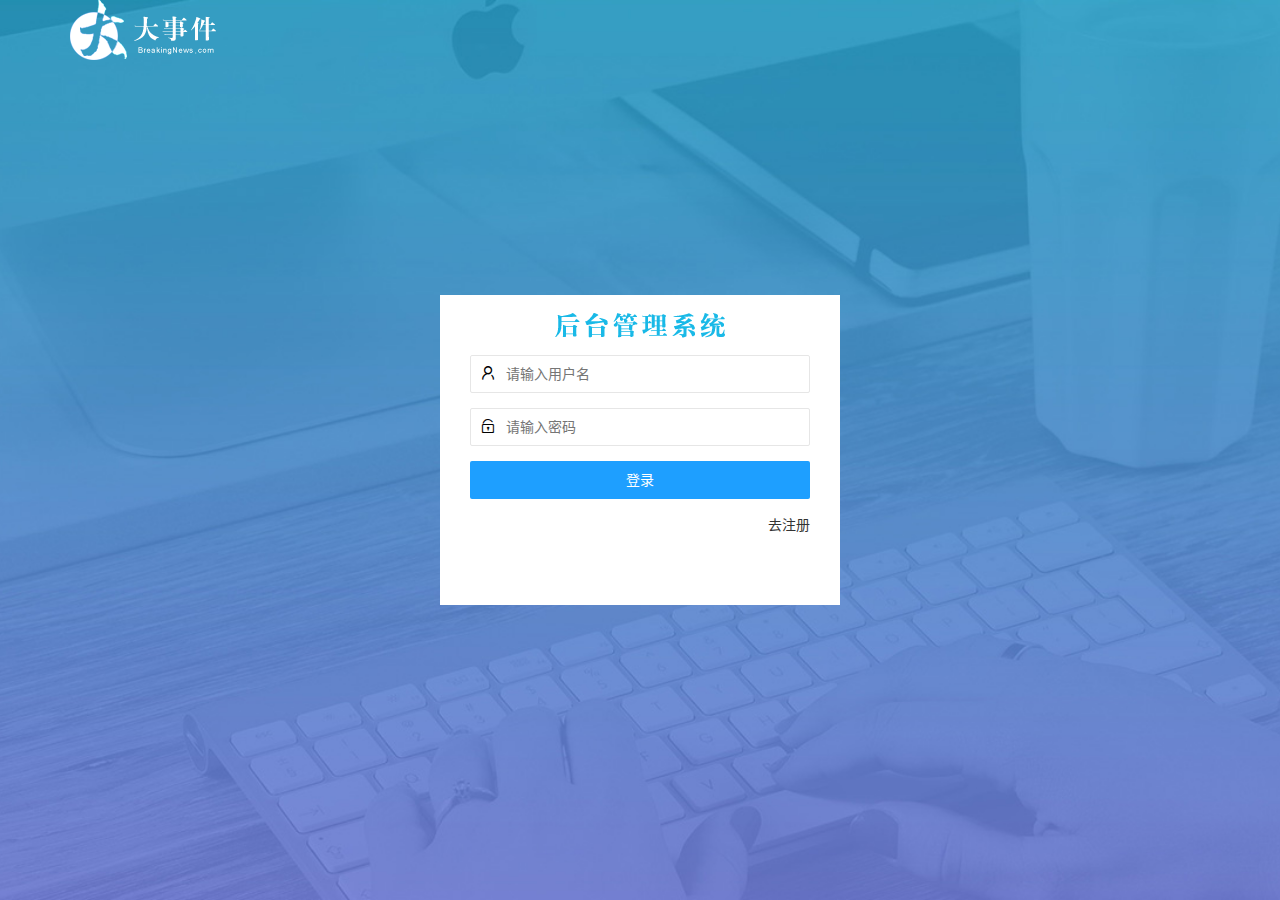
<file: login.html>
<!DOCTYPE html>
<html lang="zh-CN">

<head>
    <meta charset="UTF-8">
    <meta name="viewport"
        content="width=device-width, user-scalable=no, initial-scale=1.0, maximum-scale=1.0, minimum-scale=1.0">
    <meta http-equiv="X-UA-Compatible" content="ie=edge">
    <title>登录页面</title>
    <!-- 引入layui的样式 -->
    <link rel="stylesheet" href="/assets/lib/layui/css/layui.css">
    <!-- 引入自己的样式 -->
    <link rel="stylesheet" href="/assets/css/login.css">
</head>

<body>
    <!-- 头部logo区域 -->
    <div class="layui-main">
        <img src="/assets/images/logo.png" alt="" />
    </div>

    <!-- 登录注册区域 -->
    <div class="loginAndRegBox">
        <div class="title-box"></div>


        <!-- 登录的div -->
        <div class="login-box">
            <!-- 登录的表单 -->
            <form class="layui-form" id="formLogin">
                <div class="layui-form-item">
                    <i class="layui-icon layui-icon-username"></i>
                    <input type="text" name="username" required lay-verify="required|username" placeholder="请输入用户名"
                        autocomplete="off" class="layui-input" id="usernameLogin">
                </div>
                <div class="layui-form-item">
                    <i class="layui-icon layui-icon-password"></i>
                    <input type="password" name="password" required lay-verify="required|pass" placeholder="请输入密码"
                        autocomplete="off" class="layui-input" id="pwdInputLogin">
                </div>
                <div class="layui-form-item">
                    <button class="layui-btn layui-btn-fluid layui-btn-normal" lay-submit>登录</button>
                </div>
                <div class="layui-form-item links">
                    <!-- 去注册按钮 -->
                    <a href="javascript:;" id="link_reg">去注册</a>
                </div>

            </form>


        </div>


        <!-- 注册的div -->
        <div class="reg-box">
            <!-- 注册的表单 -->
            <form class="layui-form" id="formReg">
                <div class="layui-form-item">
                    <i class="layui-icon layui-icon-username"></i>
                    <input type="text" name="username" required lay-verify="required|username" placeholder="请输入用户名"
                        autocomplete="off" class="layui-input" id="usernameReg">
                </div>
                <div class="layui-form-item">
                    <i class="layui-icon layui-icon-password"></i>
                    <input type="password" name="password" required lay-verify="required|pass" placeholder="请输入密码"
                        autocomplete="off" class="layui-input" id="pwdInputReg">
                </div>
                <div class="layui-form-item">
                    <i class="layui-icon layui-icon-password"></i>
                    <input type="password" name="password" required lay-verify="required|pass|repass" placeholder="再次确认密码"
                        autocomplete="off" class="layui-input">
                </div>
                <div class="layui-form-item">
                    <button class="layui-btn layui-btn-fluid layui-btn-normal" lay-submit >注册</button>
                </div>
                <div class="layui-form-item links">
                    <!-- 去登录按钮 -->
                    <a href="javascript:;" id="link_login">去登录</a>
                </div>
            </form>


        </div>
    </div>






    <!-- 引入jquery -->
    <script src="/assets/lib/jquery.js"></script>
    <!-- 引入baseAPI.js -->
    <script src="/assets/js/baseAPI.js"></script>
    <!-- 引入layui的js -->
    <script src="/assets/lib/layui/layui.all.js"></script>
    <!-- 引入自己的js -->
    <script src="/assets/js/login.js"></script>
    <!--  -->
</body>

</html>
</file>
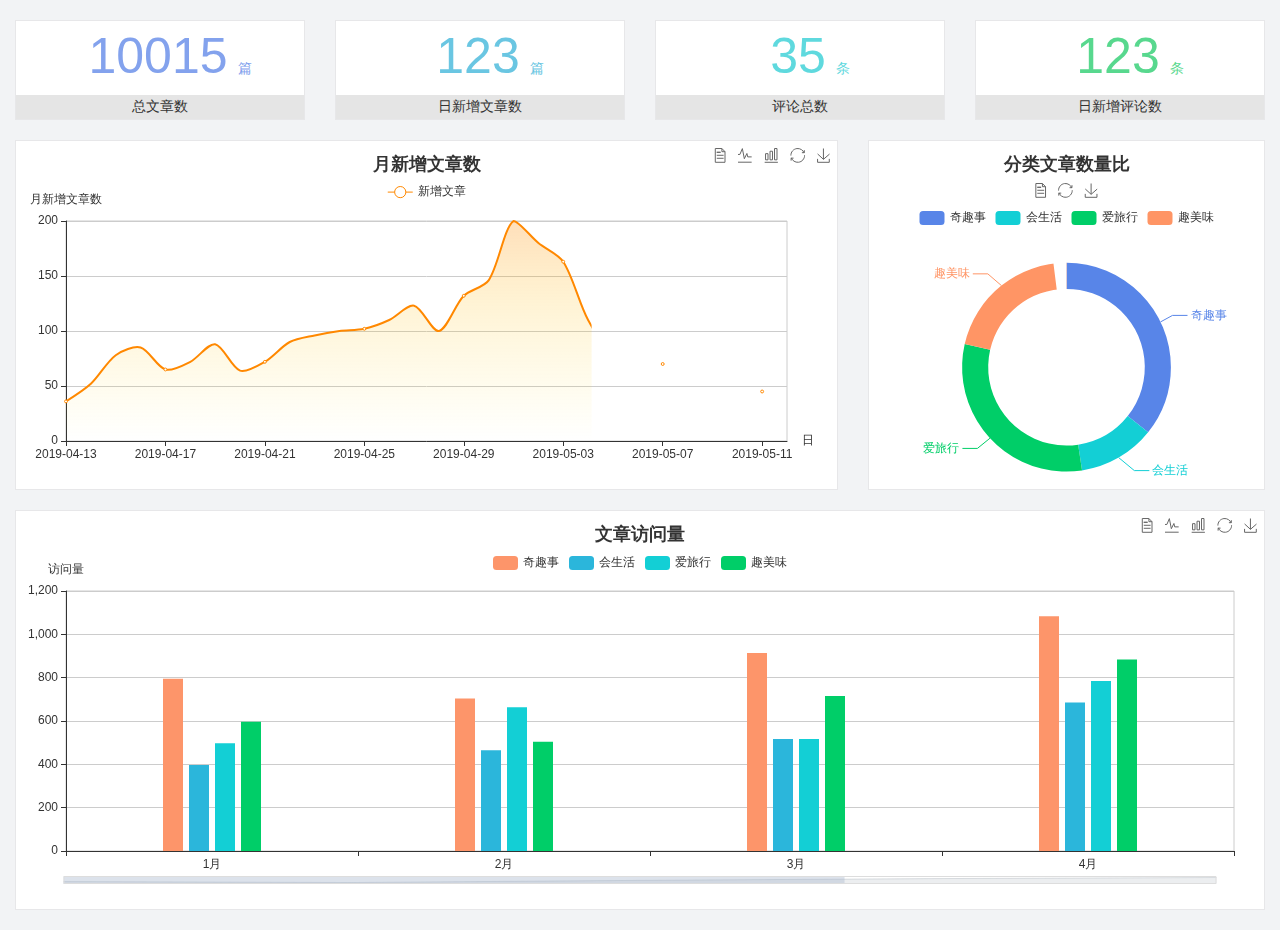
<file: home/dashboard.html>
<!DOCTYPE html>
<html lang="en">

<head>
  <meta charset="UTF-8">
  <meta name="viewport" content="width=device-width, initial-scale=1.0">
  <meta http-equiv="X-UA-Compatible" content="ie=edge">
  <title>图表统计</title>
  <link rel="stylesheet" href="../../assets/lib/bootstrap.css" />
  <link rel="stylesheet" href="../../assets/lib/main.css" />
  <script src="../../assets/lib/jquery.js"></script>
  <script type="text/javascript" src="../../assets/lib/echarts.min.js"></script>
</head>

<body>
  <div class="container-fluid">
    <div class="row spannel_list">
      <div class="col-sm-3 col-xs-6">
        <div class="spannel">
          <em>10015</em><span>篇</span>
          <b>总文章数</b>
        </div>
      </div>
      <div class="col-sm-3 col-xs-6">
        <div class="spannel scolor01">
          <em>123</em><span>篇</span>
          <b>日新增文章数</b>
        </div>
      </div>
      <div class="col-sm-3 col-xs-6">
        <div class="spannel scolor02">
          <em>35</em><span>条</span>
          <b>评论总数</b>
        </div>
      </div>
      <div class="col-sm-3 col-xs-6">
        <div class="spannel scolor03">
          <em>123</em><span>条</span>
          <b>日新增评论数</b>
        </div>
      </div>
    </div>
  </div>

  <div class="container-fluid">
    <div class="row curve-pie">
      <div class="col-lg-8 col-md-8">
        <div class="gragh_pannel" id="curve_show"></div>
      </div>
      <div class="col-lg-4 col-md-4">
        <div class="gragh_pannel" id="pie_show"></div>
      </div>
    </div>
  </div>

  <div class="container-fluid">
    <div class="column_pannel" id="column_show"></div>
  </div>

  <script>
    var oChart = echarts.init(document.getElementById('curve_show'));
    var aList_all = [
      { 'count': 36, 'date': '2019-04-13' },
      { 'count': 52, 'date': '2019-04-14' },
      { 'count': 78, 'date': '2019-04-15' },
      { 'count': 85, 'date': '2019-04-16' },
      { 'count': 65, 'date': '2019-04-17' },
      { 'count': 72, 'date': '2019-04-18' },
      { 'count': 88, 'date': '2019-04-19' },
      { 'count': 64, 'date': '2019-04-20' },
      { 'count': 72, 'date': '2019-04-21' },
      { 'count': 90, 'date': '2019-04-22' },
      { 'count': 96, 'date': '2019-04-23' },
      { 'count': 100, 'date': '2019-04-24' },
      { 'count': 102, 'date': '2019-04-25' },
      { 'count': 110, 'date': '2019-04-26' },
      { 'count': 123, 'date': '2019-04-27' },
      { 'count': 100, 'date': '2019-04-28' },
      { 'count': 132, 'date': '2019-04-29' },
      { 'count': 146, 'date': '2019-04-30' },
      { 'count': 200, 'date': '2019-05-01' },
      { 'count': 180, 'date': '2019-05-02' },
      { 'count': 163, 'date': '2019-05-03' },
      { 'count': 110, 'date': '2019-05-04' },
      { 'count': 80, 'date': '2019-05-05' },
      { 'count': 82, 'date': '2019-05-06' },
      { 'count': 70, 'date': '2019-05-07' },
      { 'count': 65, 'date': '2019-05-08' },
      { 'count': 54, 'date': '2019-05-09' },
      { 'count': 40, 'date': '2019-05-10' },
      { 'count': 45, 'date': '2019-05-11' },
      { 'count': 38, 'date': '2019-05-12' },
    ];

    let aCount = [];
    let aDate = [];

    for (var i = 0; i < aList_all.length; i++) {
      aCount.push(aList_all[i].count);
      aDate.push(aList_all[i].date);
    }

    var chartopt = {
      title: {
        text: '月新增文章数',
        left: 'center',
        top: '10'
      },
      tooltip: {
        trigger: 'axis'
      },
      legend: {
        data: ['新增文章'],
        top: '40'
      },
      toolbox: {
        show: true,
        feature: {
          mark: { show: true },
          dataView: { show: true, readOnly: false },
          magicType: { show: true, type: ['line', 'bar'] },
          restore: { show: true },
          saveAsImage: { show: true }
        }
      },
      calculable: true,
      xAxis: [
        {
          name: '日',
          type: 'category',
          boundaryGap: false,
          data: aDate
        }
      ],
      yAxis: [
        {
          name: '月新增文章数',
          type: 'value'
        }
      ],
      series: [
        {
          name: '新增文章',
          type: 'line',
          smooth: true,
          itemStyle: { normal: { areaStyle: { type: 'default' }, color: '#f80' }, lineStyle: { color: '#f80' } },
          data: aCount
        }],
      areaStyle: {
        normal: {
          color: new echarts.graphic.LinearGradient(0, 0, 0, 1, [{
            offset: 0,
            color: 'rgba(255,136,0,0.39)'
          }, {
            offset: .34,
            color: 'rgba(255,180,0,0.25)'
          }, {
            offset: 1,
            color: 'rgba(255,222,0,0.00)'
          }])

        }
      },
      grid: {
        show: true,
        x: 50,
        x2: 50,
        y: 80,
        height: 220
      }
    };

    oChart.setOption(chartopt);


    var oPie = echarts.init(document.getElementById('pie_show'));
    var oPieopt =
    {
      title: {
        top: 10,
        text: '分类文章数量比',
        x: 'center'
      },
      tooltip: {
        trigger: 'item',
        formatter: "{a} <br/>{b} : {c} ({d}%)"
      },
      color: ['#5885e8', '#13cfd5', '#00ce68', '#ff9565'],
      legend: {
        x: 'center',
        top: 65,
        data: ['奇趣事', '会生活', '爱旅行', '趣美味']
      },
      toolbox: {
        show: true,
        x: 'center',
        top: 35,
        feature: {
          mark: { show: true },
          dataView: { show: true, readOnly: false },
          magicType: {
            show: true,
            type: ['pie', 'funnel'],
            option: {
              funnel: {
                x: '25%',
                width: '50%',
                funnelAlign: 'left',
                max: 1548
              }
            }
          },
          restore: { show: true },
          saveAsImage: { show: true }
        }
      },
      calculable: true,
      series: [
        {
          name: '访问来源',
          type: 'pie',
          radius: ['45%', '60%'],
          center: ['50%', '65%'],
          data: [
            { value: 300, name: '奇趣事' },
            { value: 100, name: '会生活' },
            { value: 260, name: '爱旅行' },
            { value: 180, name: '趣美味' }
          ]
        }
      ]
    };
    oPie.setOption(oPieopt);



    var oColumn = this.echarts.init(document.getElementById('column_show'));
    var oColumnopt =
    {
      title: {
        text: '文章访问量',
        left: 'center',
        top: '10'
      },
      tooltip: {
        trigger: 'axis'
      },
      legend: {
        data: ['奇趣事', '会生活', '爱旅行', '趣美味'],
        top: '40'
      },
      toolbox: {
        show: true,
        feature: {
          mark: { show: true },
          dataView: { show: true, readOnly: false },
          magicType: { show: true, type: ['line', 'bar'] },
          restore: { show: true },
          saveAsImage: { show: true }
        }
      },
      calculable: true,
      xAxis: [
        {
          type: 'category',
          data: ['1月', '2月', '3月', '4月', '5月']
        }
      ],
      yAxis: [
        {
          name: '访问量',
          type: 'value'
        }
      ],
      series: [
        {
          name: '奇趣事',
          type: 'bar',
          barWidth: 20,
          itemStyle: {
            normal: { areaStyle: { type: 'default' }, color: '#fd956a' }
          },
          data: [800, 708, 920, 1090, 1200]
        },
        {
          name: '会生活',
          type: 'bar',
          barWidth: 20,
          itemStyle: {
            normal: { areaStyle: { type: 'default' }, color: '#2bb6db' }
          },
          data: [400, 468, 520, 690, 800]
        },
        {
          name: '爱旅行',
          type: 'bar',
          barWidth: 20,
          itemStyle: {
            normal: { areaStyle: { type: 'default' }, color: '#13cfd5' }
          },
          data: [500, 668, 520, 790, 900]
        },
        {
          name: '趣美味',
          type: 'bar',
          barWidth: 20,
          itemStyle: {
            normal: { areaStyle: { type: 'default' }, color: '#00ce68' }
          },
          data: [600, 508, 720, 890, 1000]
        }
      ],
      grid: {
        show: true,
        x: 50,
        x2: 30,
        y: 80,
        height: 260
      },
      dataZoom: [//给x轴设置滚动条
        {
          start: 0,//默认为0
          end: 100 - 1000 / 31,//默认为100
          type: 'slider',
          show: true,
          xAxisIndex: [0],
          handleSize: 0,//滑动条的 左右2个滑动条的大小
          height: 8,//组件高度
          left: 45, //左边的距离
          right: 50,//右边的距离
          bottom: 26,//右边的距离
          handleColor: '#ddd',//h滑动图标的颜色
          handleStyle: {
            borderColor: "#cacaca",
            borderWidth: "1",
            shadowBlur: 2,
            background: "#ddd",
            shadowColor: "#ddd",
          }
        }]
    };
    oColumn.setOption(oColumnopt);
  </script>
</body>

</html>
</file>
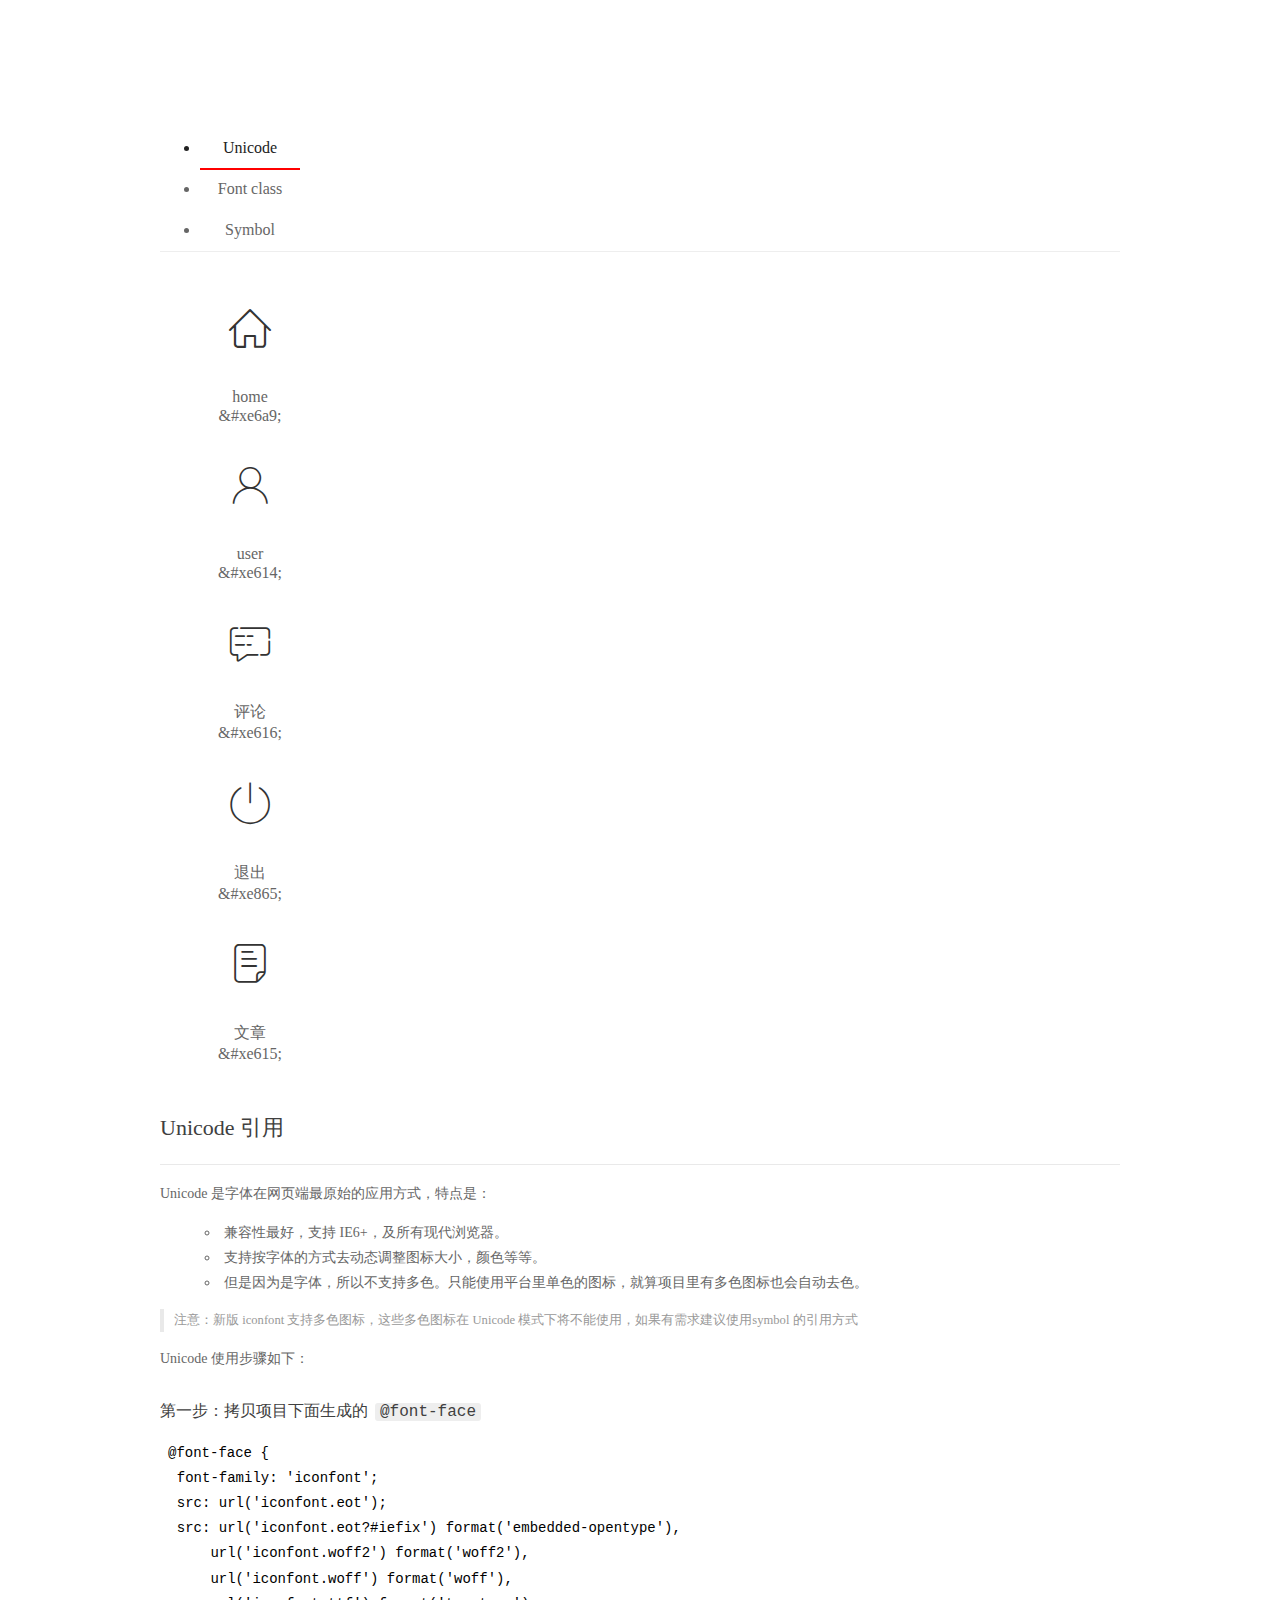
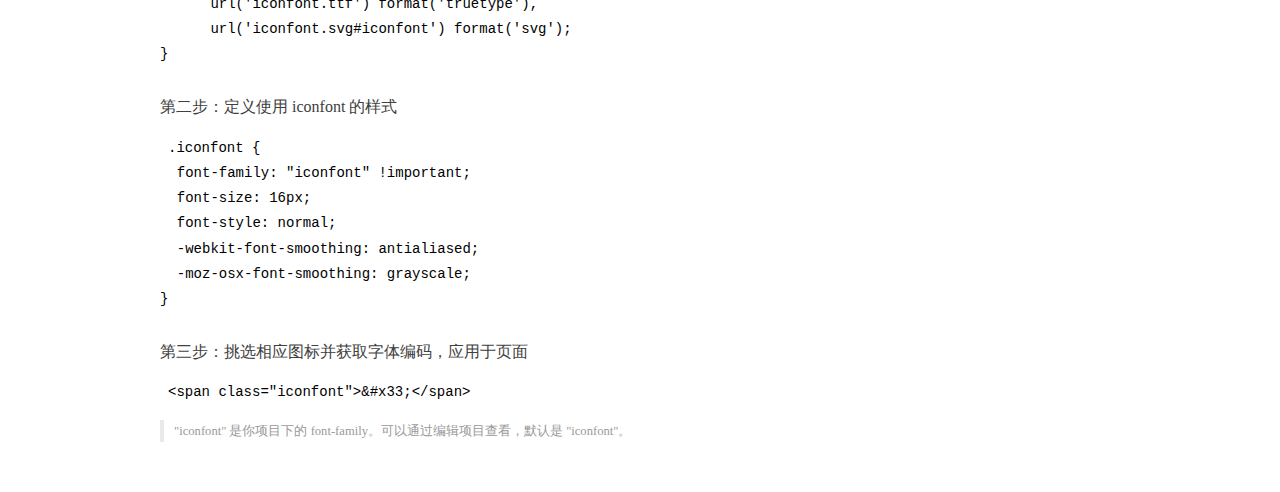
<file: assets/fonts/demo_index.html>
<!DOCTYPE html>
<html>
<head>
  <meta charset="utf-8"/>
  <title>IconFont Demo</title>
  <link rel="shortcut icon" href="https://gtms04.alicdn.com/tps/i4/TB1_oz6GVXXXXaFXpXXJDFnIXXX-64-64.ico" type="image/x-icon"/>
  <link rel="stylesheet" href="https://g.alicdn.com/thx/cube/1.3.2/cube.min.css">
  <link rel="stylesheet" href="demo.css">
  <link rel="stylesheet" href="iconfont.css">
  <script src="iconfont.js"></script>
  <!-- jQuery -->
  <script src="https://a1.alicdn.com/oss/uploads/2018/12/26/7bfddb60-08e8-11e9-9b04-53e73bb6408b.js"></script>
  <!-- 代码高亮 -->
  <script src="https://a1.alicdn.com/oss/uploads/2018/12/26/a3f714d0-08e6-11e9-8a15-ebf944d7534c.js"></script>
</head>
<body>
  <div class="main">
    <h1 class="logo"><a href="https://www.iconfont.cn/" title="iconfont 首页" target="_blank">&#xe86b;</a></h1>
    <div class="nav-tabs">
      <ul id="tabs" class="dib-box">
        <li class="dib active"><span>Unicode</span></li>
        <li class="dib"><span>Font class</span></li>
        <li class="dib"><span>Symbol</span></li>
      </ul>
      
    </div>
    <div class="tab-container">
      <div class="content unicode" style="display: block;">
          <ul class="icon_lists dib-box">
          
            <li class="dib">
              <span class="icon iconfont">&#xe6a9;</span>
                <div class="name">home</div>
                <div class="code-name">&amp;#xe6a9;</div>
              </li>
          
            <li class="dib">
              <span class="icon iconfont">&#xe614;</span>
                <div class="name">user</div>
                <div class="code-name">&amp;#xe614;</div>
              </li>
          
            <li class="dib">
              <span class="icon iconfont">&#xe616;</span>
                <div class="name">评论</div>
                <div class="code-name">&amp;#xe616;</div>
              </li>
          
            <li class="dib">
              <span class="icon iconfont">&#xe865;</span>
                <div class="name">退出</div>
                <div class="code-name">&amp;#xe865;</div>
              </li>
          
            <li class="dib">
              <span class="icon iconfont">&#xe615;</span>
                <div class="name">文章</div>
                <div class="code-name">&amp;#xe615;</div>
              </li>
          
          </ul>
          <div class="article markdown">
          <h2 id="unicode-">Unicode 引用</h2>
          <hr>

          <p>Unicode 是字体在网页端最原始的应用方式，特点是：</p>
          <ul>
            <li>兼容性最好，支持 IE6+，及所有现代浏览器。</li>
            <li>支持按字体的方式去动态调整图标大小，颜色等等。</li>
            <li>但是因为是字体，所以不支持多色。只能使用平台里单色的图标，就算项目里有多色图标也会自动去色。</li>
          </ul>
          <blockquote>
            <p>注意：新版 iconfont 支持多色图标，这些多色图标在 Unicode 模式下将不能使用，如果有需求建议使用symbol 的引用方式</p>
          </blockquote>
          <p>Unicode 使用步骤如下：</p>
          <h3 id="-font-face">第一步：拷贝项目下面生成的 <code>@font-face</code></h3>
<pre><code class="language-css"
>@font-face {
  font-family: 'iconfont';
  src: url('iconfont.eot');
  src: url('iconfont.eot?#iefix') format('embedded-opentype'),
      url('iconfont.woff2') format('woff2'),
      url('iconfont.woff') format('woff'),
      url('iconfont.ttf') format('truetype'),
      url('iconfont.svg#iconfont') format('svg');
}
</code></pre>
          <h3 id="-iconfont-">第二步：定义使用 iconfont 的样式</h3>
<pre><code class="language-css"
>.iconfont {
  font-family: "iconfont" !important;
  font-size: 16px;
  font-style: normal;
  -webkit-font-smoothing: antialiased;
  -moz-osx-font-smoothing: grayscale;
}
</code></pre>
          <h3 id="-">第三步：挑选相应图标并获取字体编码，应用于页面</h3>
<pre>
<code class="language-html"
>&lt;span class="iconfont"&gt;&amp;#x33;&lt;/span&gt;
</code></pre>
          <blockquote>
            <p>"iconfont" 是你项目下的 font-family。可以通过编辑项目查看，默认是 "iconfont"。</p>
          </blockquote>
          </div>
      </div>
      <div class="content font-class">
        <ul class="icon_lists dib-box">
          
          <li class="dib">
            <span class="icon iconfont icon-home"></span>
            <div class="name">
              home
            </div>
            <div class="code-name">.icon-home
            </div>
          </li>
          
          <li class="dib">
            <span class="icon iconfont icon-user"></span>
            <div class="name">
              user
            </div>
            <div class="code-name">.icon-user
            </div>
          </li>
          
          <li class="dib">
            <span class="icon iconfont icon-pinglun"></span>
            <div class="name">
              评论
            </div>
            <div class="code-name">.icon-pinglun
            </div>
          </li>
          
          <li class="dib">
            <span class="icon iconfont icon-tuichu"></span>
            <div class="name">
              退出
            </div>
            <div class="code-name">.icon-tuichu
            </div>
          </li>
          
          <li class="dib">
            <span class="icon iconfont icon-16"></span>
            <div class="name">
              文章
            </div>
            <div class="code-name">.icon-16
            </div>
          </li>
          
        </ul>
        <div class="article markdown">
        <h2 id="font-class-">font-class 引用</h2>
        <hr>

        <p>font-class 是 Unicode 使用方式的一种变种，主要是解决 Unicode 书写不直观，语意不明确的问题。</p>
        <p>与 Unicode 使用方式相比，具有如下特点：</p>
        <ul>
          <li>兼容性良好，支持 IE8+，及所有现代浏览器。</li>
          <li>相比于 Unicode 语意明确，书写更直观。可以很容易分辨这个 icon 是什么。</li>
          <li>因为使用 class 来定义图标，所以当要替换图标时，只需要修改 class 里面的 Unicode 引用。</li>
          <li>不过因为本质上还是使用的字体，所以多色图标还是不支持的。</li>
        </ul>
        <p>使用步骤如下：</p>
        <h3 id="-fontclass-">第一步：引入项目下面生成的 fontclass 代码：</h3>
<pre><code class="language-html">&lt;link rel="stylesheet" href="./iconfont.css"&gt;
</code></pre>
        <h3 id="-">第二步：挑选相应图标并获取类名，应用于页面：</h3>
<pre><code class="language-html">&lt;span class="iconfont icon-xxx"&gt;&lt;/span&gt;
</code></pre>
        <blockquote>
          <p>"
            iconfont" 是你项目下的 font-family。可以通过编辑项目查看，默认是 "iconfont"。</p>
        </blockquote>
      </div>
      </div>
      <div class="content symbol">
          <ul class="icon_lists dib-box">
          
            <li class="dib">
                <svg class="icon svg-icon" aria-hidden="true">
                  <use xlink:href="#icon-home"></use>
                </svg>
                <div class="name">home</div>
                <div class="code-name">#icon-home</div>
            </li>
          
            <li class="dib">
                <svg class="icon svg-icon" aria-hidden="true">
                  <use xlink:href="#icon-user"></use>
                </svg>
                <div class="name">user</div>
                <div class="code-name">#icon-user</div>
            </li>
          
            <li class="dib">
                <svg class="icon svg-icon" aria-hidden="true">
                  <use xlink:href="#icon-pinglun"></use>
                </svg>
                <div class="name">评论</div>
                <div class="code-name">#icon-pinglun</div>
            </li>
          
            <li class="dib">
                <svg class="icon svg-icon" aria-hidden="true">
                  <use xlink:href="#icon-tuichu"></use>
                </svg>
                <div class="name">退出</div>
                <div class="code-name">#icon-tuichu</div>
            </li>
          
            <li class="dib">
                <svg class="icon svg-icon" aria-hidden="true">
                  <use xlink:href="#icon-16"></use>
                </svg>
                <div class="name">文章</div>
                <div class="code-name">#icon-16</div>
            </li>
          
          </ul>
          <div class="article markdown">
          <h2 id="symbol-">Symbol 引用</h2>
          <hr>

          <p>这是一种全新的使用方式，应该说这才是未来的主流，也是平台目前推荐的用法。相关介绍可以参考这篇<a href="">文章</a>
            这种用法其实是做了一个 SVG 的集合，与另外两种相比具有如下特点：</p>
          <ul>
            <li>支持多色图标了，不再受单色限制。</li>
            <li>通过一些技巧，支持像字体那样，通过 <code>font-size</code>, <code>color</code> 来调整样式。</li>
            <li>兼容性较差，支持 IE9+，及现代浏览器。</li>
            <li>浏览器渲染 SVG 的性能一般，还不如 png。</li>
          </ul>
          <p>使用步骤如下：</p>
          <h3 id="-symbol-">第一步：引入项目下面生成的 symbol 代码：</h3>
<pre><code class="language-html">&lt;script src="./iconfont.js"&gt;&lt;/script&gt;
</code></pre>
          <h3 id="-css-">第二步：加入通用 CSS 代码（引入一次就行）：</h3>
<pre><code class="language-html">&lt;style&gt;
.icon {
  width: 1em;
  height: 1em;
  vertical-align: -0.15em;
  fill: currentColor;
  overflow: hidden;
}
&lt;/style&gt;
</code></pre>
          <h3 id="-">第三步：挑选相应图标并获取类名，应用于页面：</h3>
<pre><code class="language-html">&lt;svg class="icon" aria-hidden="true"&gt;
  &lt;use xlink:href="#icon-xxx"&gt;&lt;/use&gt;
&lt;/svg&gt;
</code></pre>
          </div>
      </div>

    </div>
  </div>
  <script>
  $(document).ready(function () {
      $('.tab-container .content:first').show()

      $('#tabs li').click(function (e) {
        var tabContent = $('.tab-container .content')
        var index = $(this).index()

        if ($(this).hasClass('active')) {
          return
        } else {
          $('#tabs li').removeClass('active')
          $(this).addClass('active')

          tabContent.hide().eq(index).fadeIn()
        }
      })
    })
  </script>
</body>
</html>
</file>
<file: assets/lib/layui/css/layui.css>
/** layui-v2.5.5 MIT License By https://www.layui.com */
 .layui-inline,img{display:inline-block;vertical-align:middle}h1,h2,h3,h4,h5,h6{font-weight:400}.layui-edge,.layui-header,.layui-inline,.layui-main{position:relative}.layui-body,.layui-edge,.layui-elip{overflow:hidden}.layui-btn,.layui-edge,.layui-inline,img{vertical-align:middle}.layui-btn,.layui-disabled,.layui-icon,.layui-unselect{-moz-user-select:none;-webkit-user-select:none;-ms-user-select:none}.layui-elip,.layui-form-checkbox span,.layui-form-pane .layui-form-label{text-overflow:ellipsis;white-space:nowrap}.layui-breadcrumb,.layui-tree-btnGroup{visibility:hidden}blockquote,body,button,dd,div,dl,dt,form,h1,h2,h3,h4,h5,h6,input,li,ol,p,pre,td,textarea,th,ul{margin:0;padding:0;-webkit-tap-highlight-color:rgba(0,0,0,0)}a:active,a:hover{outline:0}img{border:none}li{list-style:none}table{border-collapse:collapse;border-spacing:0}h4,h5,h6{font-size:100%}button,input,optgroup,option,select,textarea{font-family:inherit;font-size:inherit;font-style:inherit;font-weight:inherit;outline:0}pre{white-space:pre-wrap;white-space:-moz-pre-wrap;white-space:-pre-wrap;white-space:-o-pre-wrap;word-wrap:break-word}body{line-height:24px;font:14px Helvetica Neue,Helvetica,PingFang SC,Tahoma,Arial,sans-serif}hr{height:1px;margin:10px 0;border:0;clear:both}a{color:#333;text-decoration:none}a:hover{color:#777}a cite{font-style:normal;*cursor:pointer}.layui-border-box,.layui-border-box *{box-sizing:border-box}.layui-box,.layui-box *{box-sizing:content-box}.layui-clear{clear:both;*zoom:1}.layui-clear:after{content:'\20';clear:both;*zoom:1;display:block;height:0}.layui-inline{*display:inline;*zoom:1}.layui-edge{display:inline-block;width:0;height:0;border-width:6px;border-style:dashed;border-color:transparent}.layui-edge-top{top:-4px;border-bottom-color:#999;border-bottom-style:solid}.layui-edge-right{border-left-color:#999;border-left-style:solid}.layui-edge-bottom{top:2px;border-top-color:#999;border-top-style:solid}.layui-edge-left{border-right-color:#999;border-right-style:solid}.layui-disabled,.layui-disabled:hover{color:#d2d2d2!important;cursor:not-allowed!important}.layui-circle{border-radius:100%}.layui-show{display:block!important}.layui-hide{display:none!important}@font-face{font-family:layui-icon;src:url(../font/iconfont.eot?v=250);src:url(../font/iconfont.eot?v=250#iefix) format('embedded-opentype'),url(../font/iconfont.woff2?v=250) format('woff2'),url(../font/iconfont.woff?v=250) format('woff'),url(../font/iconfont.ttf?v=250) format('truetype'),url(../font/iconfont.svg?v=250#layui-icon) format('svg')}.layui-icon{font-family:layui-icon!important;font-size:16px;font-style:normal;-webkit-font-smoothing:antialiased;-moz-osx-font-smoothing:grayscale}.layui-icon-reply-fill:before{content:"\e611"}.layui-icon-set-fill:before{content:"\e614"}.layui-icon-menu-fill:before{content:"\e60f"}.layui-icon-search:before{content:"\e615"}.layui-icon-share:before{content:"\e641"}.layui-icon-set-sm:before{content:"\e620"}.layui-icon-engine:before{content:"\e628"}.layui-icon-close:before{content:"\1006"}.layui-icon-close-fill:before{content:"\1007"}.layui-icon-chart-screen:before{content:"\e629"}.layui-icon-star:before{content:"\e600"}.layui-icon-circle-dot:before{content:"\e617"}.layui-icon-chat:before{content:"\e606"}.layui-icon-release:before{content:"\e609"}.layui-icon-list:before{content:"\e60a"}.layui-icon-chart:before{content:"\e62c"}.layui-icon-ok-circle:before{content:"\1005"}.layui-icon-layim-theme:before{content:"\e61b"}.layui-icon-table:before{content:"\e62d"}.layui-icon-right:before{content:"\e602"}.layui-icon-left:before{content:"\e603"}.layui-icon-cart-simple:before{content:"\e698"}.layui-icon-face-cry:before{content:"\e69c"}.layui-icon-face-smile:before{content:"\e6af"}.layui-icon-survey:before{content:"\e6b2"}.layui-icon-tree:before{content:"\e62e"}.layui-icon-upload-circle:before{content:"\e62f"}.layui-icon-add-circle:before{content:"\e61f"}.layui-icon-download-circle:before{content:"\e601"}.layui-icon-templeate-1:before{content:"\e630"}.layui-icon-util:before{content:"\e631"}.layui-icon-face-surprised:before{content:"\e664"}.layui-icon-edit:before{content:"\e642"}.layui-icon-speaker:before{content:"\e645"}.layui-icon-down:before{content:"\e61a"}.layui-icon-file:before{content:"\e621"}.layui-icon-layouts:before{content:"\e632"}.layui-icon-rate-half:before{content:"\e6c9"}.layui-icon-add-circle-fine:before{content:"\e608"}.layui-icon-prev-circle:before{content:"\e633"}.layui-icon-read:before{content:"\e705"}.layui-icon-404:before{content:"\e61c"}.layui-icon-carousel:before{content:"\e634"}.layui-icon-help:before{content:"\e607"}.layui-icon-code-circle:before{content:"\e635"}.layui-icon-water:before{content:"\e636"}.layui-icon-username:before{content:"\e66f"}.layui-icon-find-fill:before{content:"\e670"}.layui-icon-about:before{content:"\e60b"}.layui-icon-location:before{content:"\e715"}.layui-icon-up:before{content:"\e619"}.layui-icon-pause:before{content:"\e651"}.layui-icon-date:before{content:"\e637"}.layui-icon-layim-uploadfile:before{content:"\e61d"}.layui-icon-delete:before{content:"\e640"}.layui-icon-play:before{content:"\e652"}.layui-icon-top:before{content:"\e604"}.layui-icon-friends:before{content:"\e612"}.layui-icon-refresh-3:before{content:"\e9aa"}.layui-icon-ok:before{content:"\e605"}.layui-icon-layer:before{content:"\e638"}.layui-icon-face-smile-fine:before{content:"\e60c"}.layui-icon-dollar:before{content:"\e659"}.layui-icon-group:before{content:"\e613"}.layui-icon-layim-download:before{content:"\e61e"}.layui-icon-picture-fine:before{content:"\e60d"}.layui-icon-link:before{content:"\e64c"}.layui-icon-diamond:before{content:"\e735"}.layui-icon-log:before{content:"\e60e"}.layui-icon-rate-solid:before{content:"\e67a"}.layui-icon-fonts-del:before{content:"\e64f"}.layui-icon-unlink:before{content:"\e64d"}.layui-icon-fonts-clear:before{content:"\e639"}.layui-icon-triangle-r:before{content:"\e623"}.layui-icon-circle:before{content:"\e63f"}.layui-icon-radio:before{content:"\e643"}.layui-icon-align-center:before{content:"\e647"}.layui-icon-align-right:before{content:"\e648"}.layui-icon-align-left:before{content:"\e649"}.layui-icon-loading-1:before{content:"\e63e"}.layui-icon-return:before{content:"\e65c"}.layui-icon-fonts-strong:before{content:"\e62b"}.layui-icon-upload:before{content:"\e67c"}.layui-icon-dialogue:before{content:"\e63a"}.layui-icon-video:before{content:"\e6ed"}.layui-icon-headset:before{content:"\e6fc"}.layui-icon-cellphone-fine:before{content:"\e63b"}.layui-icon-add-1:before{content:"\e654"}.layui-icon-face-smile-b:before{content:"\e650"}.layui-icon-fonts-html:before{content:"\e64b"}.layui-icon-form:before{content:"\e63c"}.layui-icon-cart:before{content:"\e657"}.layui-icon-camera-fill:before{content:"\e65d"}.layui-icon-tabs:before{content:"\e62a"}.layui-icon-fonts-code:before{content:"\e64e"}.layui-icon-fire:before{content:"\e756"}.layui-icon-set:before{content:"\e716"}.layui-icon-fonts-u:before{content:"\e646"}.layui-icon-triangle-d:before{content:"\e625"}.layui-icon-tips:before{content:"\e702"}.layui-icon-picture:before{content:"\e64a"}.layui-icon-more-vertical:before{content:"\e671"}.layui-icon-flag:before{content:"\e66c"}.layui-icon-loading:before{content:"\e63d"}.layui-icon-fonts-i:before{content:"\e644"}.layui-icon-refresh-1:before{content:"\e666"}.layui-icon-rmb:before{content:"\e65e"}.layui-icon-home:before{content:"\e68e"}.layui-icon-user:before{content:"\e770"}.layui-icon-notice:before{content:"\e667"}.layui-icon-login-weibo:before{content:"\e675"}.layui-icon-voice:before{content:"\e688"}.layui-icon-upload-drag:before{content:"\e681"}.layui-icon-login-qq:before{content:"\e676"}.layui-icon-snowflake:before{content:"\e6b1"}.layui-icon-file-b:before{content:"\e655"}.layui-icon-template:before{content:"\e663"}.layui-icon-auz:before{content:"\e672"}.layui-icon-console:before{content:"\e665"}.layui-icon-app:before{content:"\e653"}.layui-icon-prev:before{content:"\e65a"}.layui-icon-website:before{content:"\e7ae"}.layui-icon-next:before{content:"\e65b"}.layui-icon-component:before{content:"\e857"}.layui-icon-more:before{content:"\e65f"}.layui-icon-login-wechat:before{content:"\e677"}.layui-icon-shrink-right:before{content:"\e668"}.layui-icon-spread-left:before{content:"\e66b"}.layui-icon-camera:before{content:"\e660"}.layui-icon-note:before{content:"\e66e"}.layui-icon-refresh:before{content:"\e669"}.layui-icon-female:before{content:"\e661"}.layui-icon-male:before{content:"\e662"}.layui-icon-password:before{content:"\e673"}.layui-icon-senior:before{content:"\e674"}.layui-icon-theme:before{content:"\e66a"}.layui-icon-tread:before{content:"\e6c5"}.layui-icon-praise:before{content:"\e6c6"}.layui-icon-star-fill:before{content:"\e658"}.layui-icon-rate:before{content:"\e67b"}.layui-icon-template-1:before{content:"\e656"}.layui-icon-vercode:before{content:"\e679"}.layui-icon-cellphone:before{content:"\e678"}.layui-icon-screen-full:before{content:"\e622"}.layui-icon-screen-restore:before{content:"\e758"}.layui-icon-cols:before{content:"\e610"}.layui-icon-export:before{content:"\e67d"}.layui-icon-print:before{content:"\e66d"}.layui-icon-slider:before{content:"\e714"}.layui-icon-addition:before{content:"\e624"}.layui-icon-subtraction:before{content:"\e67e"}.layui-icon-service:before{content:"\e626"}.layui-icon-transfer:before{content:"\e691"}.layui-main{width:1140px;margin:0 auto}.layui-header{z-index:1000;height:60px}.layui-header a:hover{transition:all .5s;-webkit-transition:all .5s}.layui-side{position:fixed;left:0;top:0;bottom:0;z-index:999;width:200px;overflow-x:hidden}.layui-side-scroll{position:relative;width:220px;height:100%;overflow-x:hidden}.layui-body{position:absolute;left:200px;right:0;top:0;bottom:0;z-index:998;width:auto;overflow-y:auto;box-sizing:border-box}.layui-layout-body{overflow:hidden}.layui-layout-admin .layui-header{background-color:#23262E}.layui-layout-admin .layui-side{top:60px;width:200px;overflow-x:hidden}.layui-layout-admin .layui-body{position:fixed;top:60px;bottom:44px}.layui-layout-admin .layui-main{width:auto;margin:0 15px}.layui-layout-admin .layui-footer{position:fixed;left:200px;right:0;bottom:0;height:44px;line-height:44px;padding:0 15px;background-color:#eee}.layui-layout-admin .layui-logo{position:absolute;left:0;top:0;width:200px;height:100%;line-height:60px;text-align:center;color:#009688;font-size:16px}.layui-layout-admin .layui-header .layui-nav{background:0 0}.layui-layout-left{position:absolute!important;left:200px;top:0}.layui-layout-right{position:absolute!important;right:0;top:0}.layui-container{position:relative;margin:0 auto;padding:0 15px;box-sizing:border-box}.layui-fluid{position:relative;margin:0 auto;padding:0 15px}.layui-row:after,.layui-row:before{content:'';display:block;clear:both}.layui-col-lg1,.layui-col-lg10,.layui-col-lg11,.layui-col-lg12,.layui-col-lg2,.layui-col-lg3,.layui-col-lg4,.layui-col-lg5,.layui-col-lg6,.layui-col-lg7,.layui-col-lg8,.layui-col-lg9,.layui-col-md1,.layui-col-md10,.layui-col-md11,.layui-col-md12,.layui-col-md2,.layui-col-md3,.layui-col-md4,.layui-col-md5,.layui-col-md6,.layui-col-md7,.layui-col-md8,.layui-col-md9,.layui-col-sm1,.layui-col-sm10,.layui-col-sm11,.layui-col-sm12,.layui-col-sm2,.layui-col-sm3,.layui-col-sm4,.layui-col-sm5,.layui-col-sm6,.layui-col-sm7,.layui-col-sm8,.layui-col-sm9,.layui-col-xs1,.layui-col-xs10,.layui-col-xs11,.layui-col-xs12,.layui-col-xs2,.layui-col-xs3,.layui-col-xs4,.layui-col-xs5,.layui-col-xs6,.layui-col-xs7,.layui-col-xs8,.layui-col-xs9{position:relative;display:block;box-sizing:border-box}.layui-col-xs1,.layui-col-xs10,.layui-col-xs11,.layui-col-xs12,.layui-col-xs2,.layui-col-xs3,.layui-col-xs4,.layui-col-xs5,.layui-col-xs6,.layui-col-xs7,.layui-col-xs8,.layui-col-xs9{float:left}.layui-col-xs1{width:8.33333333%}.layui-col-xs2{width:16.66666667%}.layui-col-xs3{width:25%}.layui-col-xs4{width:33.33333333%}.layui-col-xs5{width:41.66666667%}.layui-col-xs6{width:50%}.layui-col-xs7{width:58.33333333%}.layui-col-xs8{width:66.66666667%}.layui-col-xs9{width:75%}.layui-col-xs10{width:83.33333333%}.layui-col-xs11{width:91.66666667%}.layui-col-xs12{width:100%}.layui-col-xs-offset1{margin-left:8.33333333%}.layui-col-xs-offset2{margin-left:16.66666667%}.layui-col-xs-offset3{margin-left:25%}.layui-col-xs-offset4{margin-left:33.33333333%}.layui-col-xs-offset5{margin-left:41.66666667%}.layui-col-xs-offset6{margin-left:50%}.layui-col-xs-offset7{margin-left:58.33333333%}.layui-col-xs-offset8{margin-left:66.66666667%}.layui-col-xs-offset9{margin-left:75%}.layui-col-xs-offset10{margin-left:83.33333333%}.layui-col-xs-offset11{margin-left:91.66666667%}.layui-col-xs-offset12{margin-left:100%}@media screen and (max-width:768px){.layui-hide-xs{display:none!important}.layui-show-xs-block{display:block!important}.layui-show-xs-inline{display:inline!important}.layui-show-xs-inline-block{display:inline-block!important}}@media screen and (min-width:768px){.layui-container{width:750px}.layui-hide-sm{display:none!important}.layui-show-sm-block{display:block!important}.layui-show-sm-inline{display:inline!important}.layui-show-sm-inline-block{display:inline-block!important}.layui-col-sm1,.layui-col-sm10,.layui-col-sm11,.layui-col-sm12,.layui-col-sm2,.layui-col-sm3,.layui-col-sm4,.layui-col-sm5,.layui-col-sm6,.layui-col-sm7,.layui-col-sm8,.layui-col-sm9{float:left}.layui-col-sm1{width:8.33333333%}.layui-col-sm2{width:16.66666667%}.layui-col-sm3{width:25%}.layui-col-sm4{width:33.33333333%}.layui-col-sm5{width:41.66666667%}.layui-col-sm6{width:50%}.layui-col-sm7{width:58.33333333%}.layui-col-sm8{width:66.66666667%}.layui-col-sm9{width:75%}.layui-col-sm10{width:83.33333333%}.layui-col-sm11{width:91.66666667%}.layui-col-sm12{width:100%}.layui-col-sm-offset1{margin-left:8.33333333%}.layui-col-sm-offset2{margin-left:16.66666667%}.layui-col-sm-offset3{margin-left:25%}.layui-col-sm-offset4{margin-left:33.33333333%}.layui-col-sm-offset5{margin-left:41.66666667%}.layui-col-sm-offset6{margin-left:50%}.layui-col-sm-offset7{margin-left:58.33333333%}.layui-col-sm-offset8{margin-left:66.66666667%}.layui-col-sm-offset9{margin-left:75%}.layui-col-sm-offset10{margin-left:83.33333333%}.layui-col-sm-offset11{margin-left:91.66666667%}.layui-col-sm-offset12{margin-left:100%}}@media screen and (min-width:992px){.layui-container{width:970px}.layui-hide-md{display:none!important}.layui-show-md-block{display:block!important}.layui-show-md-inline{display:inline!important}.layui-show-md-inline-block{display:inline-block!important}.layui-col-md1,.layui-col-md10,.layui-col-md11,.layui-col-md12,.layui-col-md2,.layui-col-md3,.layui-col-md4,.layui-col-md5,.layui-col-md6,.layui-col-md7,.layui-col-md8,.layui-col-md9{float:left}.layui-col-md1{width:8.33333333%}.layui-col-md2{width:16.66666667%}.layui-col-md3{width:25%}.layui-col-md4{width:33.33333333%}.layui-col-md5{width:41.66666667%}.layui-col-md6{width:50%}.layui-col-md7{width:58.33333333%}.layui-col-md8{width:66.66666667%}.layui-col-md9{width:75%}.layui-col-md10{width:83.33333333%}.layui-col-md11{width:91.66666667%}.layui-col-md12{width:100%}.layui-col-md-offset1{margin-left:8.33333333%}.layui-col-md-offset2{margin-left:16.66666667%}.layui-col-md-offset3{margin-left:25%}.layui-col-md-offset4{margin-left:33.33333333%}.layui-col-md-offset5{margin-left:41.66666667%}.layui-col-md-offset6{margin-left:50%}.layui-col-md-offset7{margin-left:58.33333333%}.layui-col-md-offset8{margin-left:66.66666667%}.layui-col-md-offset9{margin-left:75%}.layui-col-md-offset10{margin-left:83.33333333%}.layui-col-md-offset11{margin-left:91.66666667%}.layui-col-md-offset12{margin-left:100%}}@media screen and (min-width:1200px){.layui-container{width:1170px}.layui-hide-lg{display:none!important}.layui-show-lg-block{display:block!important}.layui-show-lg-inline{display:inline!important}.layui-show-lg-inline-block{display:inline-block!important}.layui-col-lg1,.layui-col-lg10,.layui-col-lg11,.layui-col-lg12,.layui-col-lg2,.layui-col-lg3,.layui-col-lg4,.layui-col-lg5,.layui-col-lg6,.layui-col-lg7,.layui-col-lg8,.layui-col-lg9{float:left}.layui-col-lg1{width:8.33333333%}.layui-col-lg2{width:16.66666667%}.layui-col-lg3{width:25%}.layui-col-lg4{width:33.33333333%}.layui-col-lg5{width:41.66666667%}.layui-col-lg6{width:50%}.layui-col-lg7{width:58.33333333%}.layui-col-lg8{width:66.66666667%}.layui-col-lg9{width:75%}.layui-col-lg10{width:83.33333333%}.layui-col-lg11{width:91.66666667%}.layui-col-lg12{width:100%}.layui-col-lg-offset1{margin-left:8.33333333%}.layui-col-lg-offset2{margin-left:16.66666667%}.layui-col-lg-offset3{margin-left:25%}.layui-col-lg-offset4{margin-left:33.33333333%}.layui-col-lg-offset5{margin-left:41.66666667%}.layui-col-lg-offset6{margin-left:50%}.layui-col-lg-offset7{margin-left:58.33333333%}.layui-col-lg-offset8{margin-left:66.66666667%}.layui-col-lg-offset9{margin-left:75%}.layui-col-lg-offset10{margin-left:83.33333333%}.layui-col-lg-offset11{margin-left:91.66666667%}.layui-col-lg-offset12{margin-left:100%}}.layui-col-space1{margin:-.5px}.layui-col-space1>*{padding:.5px}.layui-col-space3{margin:-1.5px}.layui-col-space3>*{padding:1.5px}.layui-col-space5{margin:-2.5px}.layui-col-space5>*{padding:2.5px}.layui-col-space8{margin:-3.5px}.layui-col-space8>*{padding:3.5px}.layui-col-space10{margin:-5px}.layui-col-space10>*{padding:5px}.layui-col-space12{margin:-6px}.layui-col-space12>*{padding:6px}.layui-col-space15{margin:-7.5px}.layui-col-space15>*{padding:7.5px}.layui-col-space18{margin:-9px}.layui-col-space18>*{padding:9px}.layui-col-space20{margin:-10px}.layui-col-space20>*{padding:10px}.layui-col-space22{margin:-11px}.layui-col-space22>*{padding:11px}.layui-col-space25{margin:-12.5px}.layui-col-space25>*{padding:12.5px}.layui-col-space30{margin:-15px}.layui-col-space30>*{padding:15px}.layui-btn,.layui-input,.layui-select,.layui-textarea,.layui-upload-button{outline:0;-webkit-appearance:none;transition:all .3s;-webkit-transition:all .3s;box-sizing:border-box}.layui-elem-quote{margin-bottom:10px;padding:15px;line-height:22px;border-left:5px solid #009688;border-radius:0 2px 2px 0;background-color:#f2f2f2}.layui-quote-nm{border-style:solid;border-width:1px 1px 1px 5px;background:0 0}.layui-elem-field{margin-bottom:10px;padding:0;border-width:1px;border-style:solid}.layui-elem-field legend{margin-left:20px;padding:0 10px;font-size:20px;font-weight:300}.layui-field-title{margin:10px 0 20px;border-width:1px 0 0}.layui-field-box{padding:10px 15px}.layui-field-title .layui-field-box{padding:10px 0}.layui-progress{position:relative;height:6px;border-radius:20px;background-color:#e2e2e2}.layui-progress-bar{position:absolute;left:0;top:0;width:0;max-width:100%;height:6px;border-radius:20px;text-align:right;background-color:#5FB878;transition:all .3s;-webkit-transition:all .3s}.layui-progress-big,.layui-progress-big .layui-progress-bar{height:18px;line-height:18px}.layui-progress-text{position:relative;top:-20px;line-height:18px;font-size:12px;color:#666}.layui-progress-big .layui-progress-text{position:static;padding:0 10px;color:#fff}.layui-collapse{border-width:1px;border-style:solid;border-radius:2px}.layui-colla-content,.layui-colla-item{border-top-width:1px;border-top-style:solid}.layui-colla-item:first-child{border-top:none}.layui-colla-title{position:relative;height:42px;line-height:42px;padding:0 15px 0 35px;color:#333;background-color:#f2f2f2;cursor:pointer;font-size:14px;overflow:hidden}.layui-colla-content{display:none;padding:10px 15px;line-height:22px;color:#666}.layui-colla-icon{position:absolute;left:15px;top:0;font-size:14px}.layui-card{margin-bottom:15px;border-radius:2px;background-color:#fff;box-shadow:0 1px 2px 0 rgba(0,0,0,.05)}.layui-card:last-child{margin-bottom:0}.layui-card-header{position:relative;height:42px;line-height:42px;padding:0 15px;border-bottom:1px solid #f6f6f6;color:#333;border-radius:2px 2px 0 0;font-size:14px}.layui-bg-black,.layui-bg-blue,.layui-bg-cyan,.layui-bg-green,.layui-bg-orange,.layui-bg-red{color:#fff!important}.layui-card-body{position:relative;padding:10px 15px;line-height:24px}.layui-card-body[pad15]{padding:15px}.layui-card-body[pad20]{padding:20px}.layui-card-body .layui-table{margin:5px 0}.layui-card .layui-tab{margin:0}.layui-panel-window{position:relative;padding:15px;border-radius:0;border-top:5px solid #E6E6E6;background-color:#fff}.layui-auxiliar-moving{position:fixed;left:0;right:0;top:0;bottom:0;width:100%;height:100%;background:0 0;z-index:9999999999}.layui-form-label,.layui-form-mid,.layui-form-select,.layui-input-block,.layui-input-inline,.layui-textarea{position:relative}.layui-bg-red{background-color:#FF5722!important}.layui-bg-orange{background-color:#FFB800!important}.layui-bg-green{background-color:#009688!important}.layui-bg-cyan{background-color:#2F4056!important}.layui-bg-blue{background-color:#1E9FFF!important}.layui-bg-black{background-color:#393D49!important}.layui-bg-gray{background-color:#eee!important;color:#666!important}.layui-badge-rim,.layui-colla-content,.layui-colla-item,.layui-collapse,.layui-elem-field,.layui-form-pane .layui-form-item[pane],.layui-form-pane .layui-form-label,.layui-input,.layui-layedit,.layui-layedit-tool,.layui-quote-nm,.layui-select,.layui-tab-bar,.layui-tab-card,.layui-tab-title,.layui-tab-title .layui-this:after,.layui-textarea{border-color:#e6e6e6}.layui-timeline-item:before,hr{background-color:#e6e6e6}.layui-text{line-height:22px;font-size:14px;color:#666}.layui-text h1,.layui-text h2,.layui-text h3{font-weight:500;color:#333}.layui-text h1{font-size:30px}.layui-text h2{font-size:24px}.layui-text h3{font-size:18px}.layui-text a:not(.layui-btn){color:#01AAED}.layui-text a:not(.layui-btn):hover{text-decoration:underline}.layui-text ul{padding:5px 0 5px 15px}.layui-text ul li{margin-top:5px;list-style-type:disc}.layui-text em,.layui-word-aux{color:#999!important;padding:0 5px!important}.layui-btn{display:inline-block;height:38px;line-height:38px;padding:0 18px;background-color:#009688;color:#fff;white-space:nowrap;text-align:center;font-size:14px;border:none;border-radius:2px;cursor:pointer}.layui-btn:hover{opacity:.8;filter:alpha(opacity=80);color:#fff}.layui-btn:active{opacity:1;filter:alpha(opacity=100)}.layui-btn+.layui-btn{margin-left:10px}.layui-btn-container{font-size:0}.layui-btn-container .layui-btn{margin-right:10px;margin-bottom:10px}.layui-btn-container .layui-btn+.layui-btn{margin-left:0}.layui-table .layui-btn-container .layui-btn{margin-bottom:9px}.layui-btn-radius{border-radius:100px}.layui-btn .layui-icon{margin-right:3px;font-size:18px;vertical-align:bottom;vertical-align:middle\9}.layui-btn-primary{border:1px solid #C9C9C9;background-color:#fff;color:#555}.layui-btn-primary:hover{border-color:#009688;color:#333}.layui-btn-normal{background-color:#1E9FFF}.layui-btn-warm{background-color:#FFB800}.layui-btn-danger{background-color:#FF5722}.layui-btn-checked{background-color:#5FB878}.layui-btn-disabled,.layui-btn-disabled:active,.layui-btn-disabled:hover{border:1px solid #e6e6e6;background-color:#FBFBFB;color:#C9C9C9;cursor:not-allowed;opacity:1}.layui-btn-lg{height:44px;line-height:44px;padding:0 25px;font-size:16px}.layui-btn-sm{height:30px;line-height:30px;padding:0 10px;font-size:12px}.layui-btn-sm i{font-size:16px!important}.layui-btn-xs{height:22px;line-height:22px;padding:0 5px;font-size:12px}.layui-btn-xs i{font-size:14px!important}.layui-btn-group{display:inline-block;vertical-align:middle;font-size:0}.layui-btn-group .layui-btn{margin-left:0!important;margin-right:0!important;border-left:1px solid rgba(255,255,255,.5);border-radius:0}.layui-btn-group .layui-btn-primary{border-left:none}.layui-btn-group .layui-btn-primary:hover{border-color:#C9C9C9;color:#009688}.layui-btn-group .layui-btn:first-child{border-left:none;border-radius:2px 0 0 2px}.layui-btn-group .layui-btn-primary:first-child{border-left:1px solid #c9c9c9}.layui-btn-group .layui-btn:last-child{border-radius:0 2px 2px 0}.layui-btn-group .layui-btn+.layui-btn{margin-left:0}.layui-btn-group+.layui-btn-group{margin-left:10px}.layui-btn-fluid{width:100%}.layui-input,.layui-select,.layui-textarea{height:38px;line-height:1.3;line-height:38px\9;border-width:1px;border-style:solid;background-color:#fff;border-radius:2px}.layui-input::-webkit-input-placeholder,.layui-select::-webkit-input-placeholder,.layui-textarea::-webkit-input-placeholder{line-height:1.3}.layui-input,.layui-textarea{display:block;width:100%;padding-left:10px}.layui-input:hover,.layui-textarea:hover{border-color:#D2D2D2!important}.layui-input:focus,.layui-textarea:focus{border-color:#C9C9C9!important}.layui-textarea{min-height:100px;height:auto;line-height:20px;padding:6px 10px;resize:vertical}.layui-select{padding:0 10px}.layui-form input[type=checkbox],.layui-form input[type=radio],.layui-form select{display:none}.layui-form [lay-ignore]{display:initial}.layui-form-item{margin-bottom:15px;clear:both;*zoom:1}.layui-form-item:after{content:'\20';clear:both;*zoom:1;display:block;height:0}.layui-form-label{float:left;display:block;padding:9px 15px;width:80px;font-weight:400;line-height:20px;text-align:right}.layui-form-label-col{display:block;float:none;padding:9px 0;line-height:20px;text-align:left}.layui-form-item .layui-inline{margin-bottom:5px;margin-right:10px}.layui-input-block{margin-left:110px;min-height:36px}.layui-input-inline{display:inline-block;vertical-align:middle}.layui-form-item .layui-input-inline{float:left;width:190px;margin-right:10px}.layui-form-text .layui-input-inline{width:auto}.layui-form-mid{float:left;display:block;padding:9px 0!important;line-height:20px;margin-right:10px}.layui-form-danger+.layui-form-select .layui-input,.layui-form-danger:focus{border-color:#FF5722!important}.layui-form-select .layui-input{padding-right:30px;cursor:pointer}.layui-form-select .layui-edge{position:absolute;right:10px;top:50%;margin-top:-3px;cursor:pointer;border-width:6px;border-top-color:#c2c2c2;border-top-style:solid;transition:all .3s;-webkit-transition:all .3s}.layui-form-select dl{display:none;position:absolute;left:0;top:42px;padding:5px 0;z-index:899;min-width:100%;border:1px solid #d2d2d2;max-height:300px;overflow-y:auto;background-color:#fff;border-radius:2px;box-shadow:0 2px 4px rgba(0,0,0,.12);box-sizing:border-box}.layui-form-select dl dd,.layui-form-select dl dt{padding:0 10px;line-height:36px;white-space:nowrap;overflow:hidden;text-overflow:ellipsis}.layui-form-select dl dt{font-size:12px;color:#999}.layui-form-select dl dd{cursor:pointer}.layui-form-select dl dd:hover{background-color:#f2f2f2;-webkit-transition:.5s all;transition:.5s all}.layui-form-select .layui-select-group dd{padding-left:20px}.layui-form-select dl dd.layui-select-tips{padding-left:10px!important;color:#999}.layui-form-select dl dd.layui-this{background-color:#5FB878;color:#fff}.layui-form-checkbox,.layui-form-select dl dd.layui-disabled{background-color:#fff}.layui-form-selected dl{display:block}.layui-form-checkbox,.layui-form-checkbox *,.layui-form-switch{display:inline-block;vertical-align:middle}.layui-form-selected .layui-edge{margin-top:-9px;-webkit-transform:rotate(180deg);transform:rotate(180deg);margin-top:-3px\9}:root .layui-form-selected .layui-edge{margin-top:-9px\0/IE9}.layui-form-selectup dl{top:auto;bottom:42px}.layui-select-none{margin:5px 0;text-align:center;color:#999}.layui-select-disabled .layui-disabled{border-color:#eee!important}.layui-select-disabled .layui-edge{border-top-color:#d2d2d2}.layui-form-checkbox{position:relative;height:30px;line-height:30px;margin-right:10px;padding-right:30px;cursor:pointer;font-size:0;-webkit-transition:.1s linear;transition:.1s linear;box-sizing:border-box}.layui-form-checkbox span{padding:0 10px;height:100%;font-size:14px;border-radius:2px 0 0 2px;background-color:#d2d2d2;color:#fff;overflow:hidden}.layui-form-checkbox:hover span{background-color:#c2c2c2}.layui-form-checkbox i{position:absolute;right:0;top:0;width:30px;height:28px;border:1px solid #d2d2d2;border-left:none;border-radius:0 2px 2px 0;color:#fff;font-size:20px;text-align:center}.layui-form-checkbox:hover i{border-color:#c2c2c2;color:#c2c2c2}.layui-form-checked,.layui-form-checked:hover{border-color:#5FB878}.layui-form-checked span,.layui-form-checked:hover span{background-color:#5FB878}.layui-form-checked i,.layui-form-checked:hover i{color:#5FB878}.layui-form-item .layui-form-checkbox{margin-top:4px}.layui-form-checkbox[lay-skin=primary]{height:auto!important;line-height:normal!important;min-width:18px;min-height:18px;border:none!important;margin-right:0;padding-left:28px;padding-right:0;background:0 0}.layui-form-checkbox[lay-skin=primary] span{padding-left:0;padding-right:15px;line-height:18px;background:0 0;color:#666}.layui-form-checkbox[lay-skin=primary] i{right:auto;left:0;width:16px;height:16px;line-height:16px;border:1px solid #d2d2d2;font-size:12px;border-radius:2px;background-color:#fff;-webkit-transition:.1s linear;transition:.1s linear}.layui-form-checkbox[lay-skin=primary]:hover i{border-color:#5FB878;color:#fff}.layui-form-checked[lay-skin=primary] i{border-color:#5FB878!important;background-color:#5FB878;color:#fff}.layui-checkbox-disbaled[lay-skin=primary] span{background:0 0!important;color:#c2c2c2}.layui-checkbox-disbaled[lay-skin=primary]:hover i{border-color:#d2d2d2}.layui-form-item .layui-form-checkbox[lay-skin=primary]{margin-top:10px}.layui-form-switch{position:relative;height:22px;line-height:22px;min-width:35px;padding:0 5px;margin-top:8px;border:1px solid #d2d2d2;border-radius:20px;cursor:pointer;background-color:#fff;-webkit-transition:.1s linear;transition:.1s linear}.layui-form-switch i{position:absolute;left:5px;top:3px;width:16px;height:16px;border-radius:20px;background-color:#d2d2d2;-webkit-transition:.1s linear;transition:.1s linear}.layui-form-switch em{position:relative;top:0;width:25px;margin-left:21px;padding:0!important;text-align:center!important;color:#999!important;font-style:normal!important;font-size:12px}.layui-form-onswitch{border-color:#5FB878;background-color:#5FB878}.layui-checkbox-disbaled,.layui-checkbox-disbaled i{border-color:#e2e2e2!important}.layui-form-onswitch i{left:100%;margin-left:-21px;background-color:#fff}.layui-form-onswitch em{margin-left:5px;margin-right:21px;color:#fff!important}.layui-checkbox-disbaled span{background-color:#e2e2e2!important}.layui-checkbox-disbaled:hover i{color:#fff!important}[lay-radio]{display:none}.layui-form-radio,.layui-form-radio *{display:inline-block;vertical-align:middle}.layui-form-radio{line-height:28px;margin:6px 10px 0 0;padding-right:10px;cursor:pointer;font-size:0}.layui-form-radio *{font-size:14px}.layui-form-radio>i{margin-right:8px;font-size:22px;color:#c2c2c2}.layui-form-radio>i:hover,.layui-form-radioed>i{color:#5FB878}.layui-radio-disbaled>i{color:#e2e2e2!important}.layui-form-pane .layui-form-label{width:110px;padding:8px 15px;height:38px;line-height:20px;border-width:1px;border-style:solid;border-radius:2px 0 0 2px;text-align:center;background-color:#FBFBFB;overflow:hidden;box-sizing:border-box}.layui-form-pane .layui-input-inline{margin-left:-1px}.layui-form-pane .layui-input-block{margin-left:110px;left:-1px}.layui-form-pane .layui-input{border-radius:0 2px 2px 0}.layui-form-pane .layui-form-text .layui-form-label{float:none;width:100%;border-radius:2px;box-sizing:border-box;text-align:left}.layui-form-pane .layui-form-text .layui-input-inline{display:block;margin:0;top:-1px;clear:both}.layui-form-pane .layui-form-text .layui-input-block{margin:0;left:0;top:-1px}.layui-form-pane .layui-form-text .layui-textarea{min-height:100px;border-radius:0 0 2px 2px}.layui-form-pane .layui-form-checkbox{margin:4px 0 4px 10px}.layui-form-pane .layui-form-radio,.layui-form-pane .layui-form-switch{margin-top:6px;margin-left:10px}.layui-form-pane .layui-form-item[pane]{position:relative;border-width:1px;border-style:solid}.layui-form-pane .layui-form-item[pane] .layui-form-label{position:absolute;left:0;top:0;height:100%;border-width:0 1px 0 0}.layui-form-pane .layui-form-item[pane] .layui-input-inline{margin-left:110px}@media screen and (max-width:450px){.layui-form-item .layui-form-label{text-overflow:ellipsis;overflow:hidden;white-space:nowrap}.layui-form-item .layui-inline{display:block;margin-right:0;margin-bottom:20px;clear:both}.layui-form-item .layui-inline:after{content:'\20';clear:both;display:block;height:0}.layui-form-item .layui-input-inline{display:block;float:none;left:-3px;width:auto;margin:0 0 10px 112px}.layui-form-item .layui-input-inline+.layui-form-mid{margin-left:110px;top:-5px;padding:0}.layui-form-item .layui-form-checkbox{margin-right:5px;margin-bottom:5px}}.layui-layedit{border-width:1px;border-style:solid;border-radius:2px}.layui-layedit-tool{padding:3px 5px;border-bottom-width:1px;border-bottom-style:solid;font-size:0}.layedit-tool-fixed{position:fixed;top:0;border-top:1px solid #e2e2e2}.layui-layedit-tool .layedit-tool-mid,.layui-layedit-tool .layui-icon{display:inline-block;vertical-align:middle;text-align:center;font-size:14px}.layui-layedit-tool .layui-icon{position:relative;width:32px;height:30px;line-height:30px;margin:3px 5px;color:#777;cursor:pointer;border-radius:2px}.layui-layedit-tool .layui-icon:hover{color:#393D49}.layui-layedit-tool .layui-icon:active{color:#000}.layui-layedit-tool .layedit-tool-active{background-color:#e2e2e2;color:#000}.layui-layedit-tool .layui-disabled,.layui-layedit-tool .layui-disabled:hover{color:#d2d2d2;cursor:not-allowed}.layui-layedit-tool .layedit-tool-mid{width:1px;height:18px;margin:0 10px;background-color:#d2d2d2}.layedit-tool-html{width:50px!important;font-size:30px!important}.layedit-tool-b,.layedit-tool-code,.layedit-tool-help{font-size:16px!important}.layedit-tool-d,.layedit-tool-face,.layedit-tool-image,.layedit-tool-unlink{font-size:18px!important}.layedit-tool-image input{position:absolute;font-size:0;left:0;top:0;width:100%;height:100%;opacity:.01;filter:Alpha(opacity=1);cursor:pointer}.layui-layedit-iframe iframe{display:block;width:100%}#LAY_layedit_code{overflow:hidden}.layui-laypage{display:inline-block;*display:inline;*zoom:1;vertical-align:middle;margin:10px 0;font-size:0}.layui-laypage>a:first-child,.layui-laypage>a:first-child em{border-radius:2px 0 0 2px}.layui-laypage>a:last-child,.layui-laypage>a:last-child em{border-radius:0 2px 2px 0}.layui-laypage>:first-child{margin-left:0!important}.layui-laypage>:last-child{margin-right:0!important}.layui-laypage a,.layui-laypage button,.layui-laypage input,.layui-laypage select,.layui-laypage span{border:1px solid #e2e2e2}.layui-laypage a,.layui-laypage span{display:inline-block;*display:inline;*zoom:1;vertical-align:middle;padding:0 15px;height:28px;line-height:28px;margin:0 -1px 5px 0;background-color:#fff;color:#333;font-size:12px}.layui-flow-more a *,.layui-laypage input,.layui-table-view select[lay-ignore]{display:inline-block}.layui-laypage a:hover{color:#009688}.layui-laypage em{font-style:normal}.layui-laypage .layui-laypage-spr{color:#999;font-weight:700}.layui-laypage a{text-decoration:none}.layui-laypage .layui-laypage-curr{position:relative}.layui-laypage .layui-laypage-curr em{position:relative;color:#fff}.layui-laypage .layui-laypage-curr .layui-laypage-em{position:absolute;left:-1px;top:-1px;padding:1px;width:100%;height:100%;background-color:#009688}.layui-laypage-em{border-radius:2px}.layui-laypage-next em,.layui-laypage-prev em{font-family:Sim sun;font-size:16px}.layui-laypage .layui-laypage-count,.layui-laypage .layui-laypage-limits,.layui-laypage .layui-laypage-refresh,.layui-laypage .layui-laypage-skip{margin-left:10px;margin-right:10px;padding:0;border:none}.layui-laypage .layui-laypage-limits,.layui-laypage .layui-laypage-refresh{vertical-align:top}.layui-laypage .layui-laypage-refresh i{font-size:18px;cursor:pointer}.layui-laypage select{height:22px;padding:3px;border-radius:2px;cursor:pointer}.layui-laypage .layui-laypage-skip{height:30px;line-height:30px;color:#999}.layui-laypage button,.layui-laypage input{height:30px;line-height:30px;border-radius:2px;vertical-align:top;background-color:#fff;box-sizing:border-box}.layui-laypage input{width:40px;margin:0 10px;padding:0 3px;text-align:center}.layui-laypage input:focus,.layui-laypage select:focus{border-color:#009688!important}.layui-laypage button{margin-left:10px;padding:0 10px;cursor:pointer}.layui-table,.layui-table-view{margin:10px 0}.layui-flow-more{margin:10px 0;text-align:center;color:#999;font-size:14px}.layui-flow-more a{height:32px;line-height:32px}.layui-flow-more a *{vertical-align:top}.layui-flow-more a cite{padding:0 20px;border-radius:3px;background-color:#eee;color:#333;font-style:normal}.layui-flow-more a cite:hover{opacity:.8}.layui-flow-more a i{font-size:30px;color:#737383}.layui-table{width:100%;background-color:#fff;color:#666}.layui-table tr{transition:all .3s;-webkit-transition:all .3s}.layui-table th{text-align:left;font-weight:400}.layui-table tbody tr:hover,.layui-table thead tr,.layui-table-click,.layui-table-header,.layui-table-hover,.layui-table-mend,.layui-table-patch,.layui-table-tool,.layui-table-total,.layui-table-total tr,.layui-table[lay-even] tr:nth-child(even){background-color:#f2f2f2}.layui-table td,.layui-table th,.layui-table-col-set,.layui-table-fixed-r,.layui-table-grid-down,.layui-table-header,.layui-table-page,.layui-table-tips-main,.layui-table-tool,.layui-table-total,.layui-table-view,.layui-table[lay-skin=line],.layui-table[lay-skin=row]{border-width:1px;border-style:solid;border-color:#e6e6e6}.layui-table td,.layui-table th{position:relative;padding:9px 15px;min-height:20px;line-height:20px;font-size:14px}.layui-table[lay-skin=line] td,.layui-table[lay-skin=line] th{border-width:0 0 1px}.layui-table[lay-skin=row] td,.layui-table[lay-skin=row] th{border-width:0 1px 0 0}.layui-table[lay-skin=nob] td,.layui-table[lay-skin=nob] th{border:none}.layui-table img{max-width:100px}.layui-table[lay-size=lg] td,.layui-table[lay-size=lg] th{padding:15px 30px}.layui-table-view .layui-table[lay-size=lg] .layui-table-cell{height:40px;line-height:40px}.layui-table[lay-size=sm] td,.layui-table[lay-size=sm] th{font-size:12px;padding:5px 10px}.layui-table-view .layui-table[lay-size=sm] .layui-table-cell{height:20px;line-height:20px}.layui-table[lay-data]{display:none}.layui-table-box{position:relative;overflow:hidden}.layui-table-view .layui-table{position:relative;width:auto;margin:0}.layui-table-view .layui-table[lay-skin=line]{border-width:0 1px 0 0}.layui-table-view .layui-table[lay-skin=row]{border-width:0 0 1px}.layui-table-view .layui-table td,.layui-table-view .layui-table th{padding:5px 0;border-top:none;border-left:none}.layui-table-view .layui-table th.layui-unselect .layui-table-cell span{cursor:pointer}.layui-table-view .layui-table td{cursor:default}.layui-table-view .layui-table td[data-edit=text]{cursor:text}.layui-table-view .layui-form-checkbox[lay-skin=primary] i{width:18px;height:18px}.layui-table-view .layui-form-radio{line-height:0;padding:0}.layui-table-view .layui-form-radio>i{margin:0;font-size:20px}.layui-table-init{position:absolute;left:0;top:0;width:100%;height:100%;text-align:center;z-index:110}.layui-table-init .layui-icon{position:absolute;left:50%;top:50%;margin:-15px 0 0 -15px;font-size:30px;color:#c2c2c2}.layui-table-header{border-width:0 0 1px;overflow:hidden}.layui-table-header .layui-table{margin-bottom:-1px}.layui-table-tool .layui-inline[lay-event]{position:relative;width:26px;height:26px;padding:5px;line-height:16px;margin-right:10px;text-align:center;color:#333;border:1px solid #ccc;cursor:pointer;-webkit-transition:.5s all;transition:.5s all}.layui-table-tool .layui-inline[lay-event]:hover{border:1px solid #999}.layui-table-tool-temp{padding-right:120px}.layui-table-tool-self{position:absolute;right:17px;top:10px}.layui-table-tool .layui-table-tool-self .layui-inline[lay-event]{margin:0 0 0 10px}.layui-table-tool-panel{position:absolute;top:29px;left:-1px;padding:5px 0;min-width:150px;min-height:40px;border:1px solid #d2d2d2;text-align:left;overflow-y:auto;background-color:#fff;box-shadow:0 2px 4px rgba(0,0,0,.12)}.layui-table-cell,.layui-table-tool-panel li{overflow:hidden;text-overflow:ellipsis;white-space:nowrap}.layui-table-tool-panel li{padding:0 10px;line-height:30px;-webkit-transition:.5s all;transition:.5s all}.layui-table-tool-panel li .layui-form-checkbox[lay-skin=primary]{width:100%;padding-left:28px}.layui-table-tool-panel li:hover{background-color:#f2f2f2}.layui-table-tool-panel li .layui-form-checkbox[lay-skin=primary] i{position:absolute;left:0;top:0}.layui-table-tool-panel li .layui-form-checkbox[lay-skin=primary] span{padding:0}.layui-table-tool .layui-table-tool-self .layui-table-tool-panel{left:auto;right:-1px}.layui-table-col-set{position:absolute;right:0;top:0;width:20px;height:100%;border-width:0 0 0 1px;background-color:#fff}.layui-table-sort{width:10px;height:20px;margin-left:5px;cursor:pointer!important}.layui-table-sort .layui-edge{position:absolute;left:5px;border-width:5px}.layui-table-sort .layui-table-sort-asc{top:3px;border-top:none;border-bottom-style:solid;border-bottom-color:#b2b2b2}.layui-table-sort .layui-table-sort-asc:hover{border-bottom-color:#666}.layui-table-sort .layui-table-sort-desc{bottom:5px;border-bottom:none;border-top-style:solid;border-top-color:#b2b2b2}.layui-table-sort .layui-table-sort-desc:hover{border-top-color:#666}.layui-table-sort[lay-sort=asc] .layui-table-sort-asc{border-bottom-color:#000}.layui-table-sort[lay-sort=desc] .layui-table-sort-desc{border-top-color:#000}.layui-table-cell{height:28px;line-height:28px;padding:0 15px;position:relative;box-sizing:border-box}.layui-table-cell .layui-form-checkbox[lay-skin=primary]{top:-1px;padding:0}.layui-table-cell .layui-table-link{color:#01AAED}.laytable-cell-checkbox,.laytable-cell-numbers,.laytable-cell-radio,.laytable-cell-space{padding:0;text-align:center}.layui-table-body{position:relative;overflow:auto;margin-right:-1px;margin-bottom:-1px}.layui-table-body .layui-none{line-height:26px;padding:15px;text-align:center;color:#999}.layui-table-fixed{position:absolute;left:0;top:0;z-index:101}.layui-table-fixed .layui-table-body{overflow:hidden}.layui-table-fixed-l{box-shadow:0 -1px 8px rgba(0,0,0,.08)}.layui-table-fixed-r{left:auto;right:-1px;border-width:0 0 0 1px;box-shadow:-1px 0 8px rgba(0,0,0,.08)}.layui-table-fixed-r .layui-table-header{position:relative;overflow:visible}.layui-table-mend{position:absolute;right:-49px;top:0;height:100%;width:50px}.layui-table-tool{position:relative;z-index:890;width:100%;min-height:50px;line-height:30px;padding:10px 15px;border-width:0 0 1px}.layui-table-tool .layui-btn-container{margin-bottom:-10px}.layui-table-page,.layui-table-total{border-width:1px 0 0;margin-bottom:-1px;overflow:hidden}.layui-table-page{position:relative;width:100%;padding:7px 7px 0;height:41px;font-size:12px;white-space:nowrap}.layui-table-page>div{height:26px}.layui-table-page .layui-laypage{margin:0}.layui-table-page .layui-laypage a,.layui-table-page .layui-laypage span{height:26px;line-height:26px;margin-bottom:10px;border:none;background:0 0}.layui-table-page .layui-laypage a,.layui-table-page .layui-laypage span.layui-laypage-curr{padding:0 12px}.layui-table-page .layui-laypage span{margin-left:0;padding:0}.layui-table-page .layui-laypage .layui-laypage-prev{margin-left:-7px!important}.layui-table-page .layui-laypage .layui-laypage-curr .layui-laypage-em{left:0;top:0;padding:0}.layui-table-page .layui-laypage button,.layui-table-page .layui-laypage input{height:26px;line-height:26px}.layui-table-page .layui-laypage input{width:40px}.layui-table-page .layui-laypage button{padding:0 10px}.layui-table-page select{height:18px}.layui-table-patch .layui-table-cell{padding:0;width:30px}.layui-table-edit{position:absolute;left:0;top:0;width:100%;height:100%;padding:0 14px 1px;border-radius:0;box-shadow:1px 1px 20px rgba(0,0,0,.15)}.layui-table-edit:focus{border-color:#5FB878!important}select.layui-table-edit{padding:0 0 0 10px;border-color:#C9C9C9}.layui-table-view .layui-form-checkbox,.layui-table-view .layui-form-radio,.layui-table-view .layui-form-switch{top:0;margin:0;box-sizing:content-box}.layui-table-view .layui-form-checkbox{top:-1px;height:26px;line-height:26px}.layui-table-view .layui-form-checkbox i{height:26px}.layui-table-grid .layui-table-cell{overflow:visible}.layui-table-grid-down{position:absolute;top:0;right:0;width:26px;height:100%;padding:5px 0;border-width:0 0 0 1px;text-align:center;background-color:#fff;color:#999;cursor:pointer}.layui-table-grid-down .layui-icon{position:absolute;top:50%;left:50%;margin:-8px 0 0 -8px}.layui-table-grid-down:hover{background-color:#fbfbfb}body .layui-table-tips .layui-layer-content{background:0 0;padding:0;box-shadow:0 1px 6px rgba(0,0,0,.12)}.layui-table-tips-main{margin:-44px 0 0 -1px;max-height:150px;padding:8px 15px;font-size:14px;overflow-y:scroll;background-color:#fff;color:#666}.layui-table-tips-c{position:absolute;right:-3px;top:-13px;width:20px;height:20px;padding:3px;cursor:pointer;background-color:#666;border-radius:50%;color:#fff}.layui-table-tips-c:hover{background-color:#777}.layui-table-tips-c:before{position:relative;right:-2px}.layui-upload-file{display:none!important;opacity:.01;filter:Alpha(opacity=1)}.layui-upload-drag,.layui-upload-form,.layui-upload-wrap{display:inline-block}.layui-upload-list{margin:10px 0}.layui-upload-choose{padding:0 10px;color:#999}.layui-upload-drag{position:relative;padding:30px;border:1px dashed #e2e2e2;background-color:#fff;text-align:center;cursor:pointer;color:#999}.layui-upload-drag .layui-icon{font-size:50px;color:#009688}.layui-upload-drag[lay-over]{border-color:#009688}.layui-upload-iframe{position:absolute;width:0;height:0;border:0;visibility:hidden}.layui-upload-wrap{position:relative;vertical-align:middle}.layui-upload-wrap .layui-upload-file{display:block!important;position:absolute;left:0;top:0;z-index:10;font-size:100px;width:100%;height:100%;opacity:.01;filter:Alpha(opacity=1);cursor:pointer}.layui-transfer-active,.layui-transfer-box{display:inline-block;vertical-align:middle}.layui-transfer-box,.layui-transfer-header,.layui-transfer-search{border-width:0;border-style:solid;border-color:#e6e6e6}.layui-transfer-box{position:relative;border-width:1px;width:200px;height:360px;border-radius:2px;background-color:#fff}.layui-transfer-box .layui-form-checkbox{width:100%;margin:0!important}.layui-transfer-header{height:38px;line-height:38px;padding:0 10px;border-bottom-width:1px}.layui-transfer-search{position:relative;padding:10px;border-bottom-width:1px}.layui-transfer-search .layui-input{height:32px;padding-left:30px;font-size:12px}.layui-transfer-search .layui-icon-search{position:absolute;left:20px;top:50%;margin-top:-8px;color:#666}.layui-transfer-active{margin:0 15px}.layui-transfer-active .layui-btn{display:block;margin:0;padding:0 15px;background-color:#5FB878;border-color:#5FB878;color:#fff}.layui-transfer-active .layui-btn-disabled{background-color:#FBFBFB;border-color:#e6e6e6;color:#C9C9C9}.layui-transfer-active .layui-btn:first-child{margin-bottom:15px}.layui-transfer-active .layui-btn .layui-icon{margin:0;font-size:14px!important}.layui-transfer-data{padding:5px 0;overflow:auto}.layui-transfer-data li{height:32px;line-height:32px;padding:0 10px}.layui-transfer-data li:hover{background-color:#f2f2f2;transition:.5s all}.layui-transfer-data .layui-none{padding:15px 10px;text-align:center;color:#999}.layui-nav{position:relative;padding:0 20px;background-color:#393D49;color:#fff;border-radius:2px;font-size:0;box-sizing:border-box}.layui-nav *{font-size:14px}.layui-nav .layui-nav-item{position:relative;display:inline-block;*display:inline;*zoom:1;vertical-align:middle;line-height:60px}.layui-nav .layui-nav-item a{display:block;padding:0 20px;color:#fff;color:rgba(255,255,255,.7);transition:all .3s;-webkit-transition:all .3s}.layui-nav .layui-this:after,.layui-nav-bar,.layui-nav-tree .layui-nav-itemed:after{position:absolute;left:0;top:0;width:0;height:5px;background-color:#5FB878;transition:all .2s;-webkit-transition:all .2s}.layui-nav-bar{z-index:1000}.layui-nav .layui-nav-item a:hover,.layui-nav .layui-this a{color:#fff}.layui-nav .layui-this:after{content:'';top:auto;bottom:0;width:100%}.layui-nav-img{width:30px;height:30px;margin-right:10px;border-radius:50%}.layui-nav .layui-nav-more{content:'';width:0;height:0;border-style:solid dashed dashed;border-color:#fff transparent transparent;overflow:hidden;cursor:pointer;transition:all .2s;-webkit-transition:all .2s;position:absolute;top:50%;right:3px;margin-top:-3px;border-width:6px;border-top-color:rgba(255,255,255,.7)}.layui-nav .layui-nav-mored,.layui-nav-itemed>a .layui-nav-more{margin-top:-9px;border-style:dashed dashed solid;border-color:transparent transparent #fff}.layui-nav-child{display:none;position:absolute;left:0;top:65px;min-width:100%;line-height:36px;padding:5px 0;box-shadow:0 2px 4px rgba(0,0,0,.12);border:1px solid #d2d2d2;background-color:#fff;z-index:100;border-radius:2px;white-space:nowrap}.layui-nav .layui-nav-child a{color:#333}.layui-nav .layui-nav-child a:hover{background-color:#f2f2f2;color:#000}.layui-nav-child dd{position:relative}.layui-nav .layui-nav-child dd.layui-this a,.layui-nav-child dd.layui-this{background-color:#5FB878;color:#fff}.layui-nav-child dd.layui-this:after{display:none}.layui-nav-tree{width:200px;padding:0}.layui-nav-tree .layui-nav-item{display:block;width:100%;line-height:45px}.layui-nav-tree .layui-nav-item a{position:relative;height:45px;line-height:45px;text-overflow:ellipsis;overflow:hidden;white-space:nowrap}.layui-nav-tree .layui-nav-item a:hover{background-color:#4E5465}.layui-nav-tree .layui-nav-bar{width:5px;height:0;background-color:#009688}.layui-nav-tree .layui-nav-child dd.layui-this,.layui-nav-tree .layui-nav-child dd.layui-this a,.layui-nav-tree .layui-this,.layui-nav-tree .layui-this>a,.layui-nav-tree .layui-this>a:hover{background-color:#009688;color:#fff}.layui-nav-tree .layui-this:after{display:none}.layui-nav-itemed>a,.layui-nav-tree .layui-nav-title a,.layui-nav-tree .layui-nav-title a:hover{color:#fff!important}.layui-nav-tree .layui-nav-child{position:relative;z-index:0;top:0;border:none;box-shadow:none}.layui-nav-tree .layui-nav-child a{height:40px;line-height:40px;color:#fff;color:rgba(255,255,255,.7)}.layui-nav-tree .layui-nav-child,.layui-nav-tree .layui-nav-child a:hover{background:0 0;color:#fff}.layui-nav-tree .layui-nav-more{right:10px}.layui-nav-itemed>.layui-nav-child{display:block;padding:0;background-color:rgba(0,0,0,.3)!important}.layui-nav-itemed>.layui-nav-child>.layui-this>.layui-nav-child{display:block}.layui-nav-side{position:fixed;top:0;bottom:0;left:0;overflow-x:hidden;z-index:999}.layui-bg-blue .layui-nav-bar,.layui-bg-blue .layui-nav-itemed:after,.layui-bg-blue .layui-this:after{background-color:#93D1FF}.layui-bg-blue .layui-nav-child dd.layui-this{background-color:#1E9FFF}.layui-bg-blue .layui-nav-itemed>a,.layui-nav-tree.layui-bg-blue .layui-nav-title a,.layui-nav-tree.layui-bg-blue .layui-nav-title a:hover{background-color:#007DDB!important}.layui-breadcrumb{font-size:0}.layui-breadcrumb>*{font-size:14px}.layui-breadcrumb a{color:#999!important}.layui-breadcrumb a:hover{color:#5FB878!important}.layui-breadcrumb a cite{color:#666;font-style:normal}.layui-breadcrumb span[lay-separator]{margin:0 10px;color:#999}.layui-tab{margin:10px 0;text-align:left!important}.layui-tab[overflow]>.layui-tab-title{overflow:hidden}.layui-tab-title{position:relative;left:0;height:40px;white-space:nowrap;font-size:0;border-bottom-width:1px;border-bottom-style:solid;transition:all .2s;-webkit-transition:all .2s}.layui-tab-title li{display:inline-block;*display:inline;*zoom:1;vertical-align:middle;font-size:14px;transition:all .2s;-webkit-transition:all .2s;position:relative;line-height:40px;min-width:65px;padding:0 15px;text-align:center;cursor:pointer}.layui-tab-title li a{display:block}.layui-tab-title .layui-this{color:#000}.layui-tab-title .layui-this:after{position:absolute;left:0;top:0;content:'';width:100%;height:41px;border-width:1px;border-style:solid;border-bottom-color:#fff;border-radius:2px 2px 0 0;box-sizing:border-box;pointer-events:none}.layui-tab-bar{position:absolute;right:0;top:0;z-index:10;width:30px;height:39px;line-height:39px;border-width:1px;border-style:solid;border-radius:2px;text-align:center;background-color:#fff;cursor:pointer}.layui-tab-bar .layui-icon{position:relative;display:inline-block;top:3px;transition:all .3s;-webkit-transition:all .3s}.layui-tab-item{display:none}.layui-tab-more{padding-right:30px;height:auto!important;white-space:normal!important}.layui-tab-more li.layui-this:after{border-bottom-color:#e2e2e2;border-radius:2px}.layui-tab-more .layui-tab-bar .layui-icon{top:-2px;top:3px\9;-webkit-transform:rotate(180deg);transform:rotate(180deg)}:root .layui-tab-more .layui-tab-bar .layui-icon{top:-2px\0/IE9}.layui-tab-content{padding:10px}.layui-tab-title li .layui-tab-close{position:relative;display:inline-block;width:18px;height:18px;line-height:20px;margin-left:8px;top:1px;text-align:center;font-size:14px;color:#c2c2c2;transition:all .2s;-webkit-transition:all .2s}.layui-tab-title li .layui-tab-close:hover{border-radius:2px;background-color:#FF5722;color:#fff}.layui-tab-brief>.layui-tab-title .layui-this{color:#009688}.layui-tab-brief>.layui-tab-more li.layui-this:after,.layui-tab-brief>.layui-tab-title .layui-this:after{border:none;border-radius:0;border-bottom:2px solid #5FB878}.layui-tab-brief[overflow]>.layui-tab-title .layui-this:after{top:-1px}.layui-tab-card{border-width:1px;border-style:solid;border-radius:2px;box-shadow:0 2px 5px 0 rgba(0,0,0,.1)}.layui-tab-card>.layui-tab-title{background-color:#f2f2f2}.layui-tab-card>.layui-tab-title li{margin-right:-1px;margin-left:-1px}.layui-tab-card>.layui-tab-title .layui-this{background-color:#fff}.layui-tab-card>.layui-tab-title .layui-this:after{border-top:none;border-width:1px;border-bottom-color:#fff}.layui-tab-card>.layui-tab-title .layui-tab-bar{height:40px;line-height:40px;border-radius:0;border-top:none;border-right:none}.layui-tab-card>.layui-tab-more .layui-this{background:0 0;color:#5FB878}.layui-tab-card>.layui-tab-more .layui-this:after{border:none}.layui-timeline{padding-left:5px}.layui-timeline-item{position:relative;padding-bottom:20px}.layui-timeline-axis{position:absolute;left:-5px;top:0;z-index:10;width:20px;height:20px;line-height:20px;background-color:#fff;color:#5FB878;border-radius:50%;text-align:center;cursor:pointer}.layui-timeline-axis:hover{color:#FF5722}.layui-timeline-item:before{content:'';position:absolute;left:5px;top:0;z-index:0;width:1px;height:100%}.layui-timeline-item:last-child:before{display:none}.layui-timeline-item:first-child:before{display:block}.layui-timeline-content{padding-left:25px}.layui-timeline-title{position:relative;margin-bottom:10px}.layui-badge,.layui-badge-dot,.layui-badge-rim{position:relative;display:inline-block;padding:0 6px;font-size:12px;text-align:center;background-color:#FF5722;color:#fff;border-radius:2px}.layui-badge{height:18px;line-height:18px}.layui-badge-dot{width:8px;height:8px;padding:0;border-radius:50%}.layui-badge-rim{height:18px;line-height:18px;border-width:1px;border-style:solid;background-color:#fff;color:#666}.layui-btn .layui-badge,.layui-btn .layui-badge-dot{margin-left:5px}.layui-nav .layui-badge,.layui-nav .layui-badge-dot{position:absolute;top:50%;margin:-8px 6px 0}.layui-tab-title .layui-badge,.layui-tab-title .layui-badge-dot{left:5px;top:-2px}.layui-carousel{position:relative;left:0;top:0;background-color:#f8f8f8}.layui-carousel>[carousel-item]{position:relative;width:100%;height:100%;overflow:hidden}.layui-carousel>[carousel-item]:before{position:absolute;content:'\e63d';left:50%;top:50%;width:100px;line-height:20px;margin:-10px 0 0 -50px;text-align:center;color:#c2c2c2;font-family:layui-icon!important;font-size:30px;font-style:normal;-webkit-font-smoothing:antialiased;-moz-osx-font-smoothing:grayscale}.layui-carousel>[carousel-item]>*{display:none;position:absolute;left:0;top:0;width:100%;height:100%;background-color:#f8f8f8;transition-duration:.3s;-webkit-transition-duration:.3s}.layui-carousel-updown>*{-webkit-transition:.3s ease-in-out up;transition:.3s ease-in-out up}.layui-carousel-arrow{display:none\9;opacity:0;position:absolute;left:10px;top:50%;margin-top:-18px;width:36px;height:36px;line-height:36px;text-align:center;font-size:20px;border:0;border-radius:50%;background-color:rgba(0,0,0,.2);color:#fff;-webkit-transition-duration:.3s;transition-duration:.3s;cursor:pointer}.layui-carousel-arrow[lay-type=add]{left:auto!important;right:10px}.layui-carousel:hover .layui-carousel-arrow[lay-type=add],.layui-carousel[lay-arrow=always] .layui-carousel-arrow[lay-type=add]{right:20px}.layui-carousel[lay-arrow=always] .layui-carousel-arrow{opacity:1;left:20px}.layui-carousel[lay-arrow=none] .layui-carousel-arrow{display:none}.layui-carousel-arrow:hover,.layui-carousel-ind ul:hover{background-color:rgba(0,0,0,.35)}.layui-carousel:hover .layui-carousel-arrow{display:block\9;opacity:1;left:20px}.layui-carousel-ind{position:relative;top:-35px;width:100%;line-height:0!important;text-align:center;font-size:0}.layui-carousel[lay-indicator=outside]{margin-bottom:30px}.layui-carousel[lay-indicator=outside] .layui-carousel-ind{top:10px}.layui-carousel[lay-indicator=outside] .layui-carousel-ind ul{background-color:rgba(0,0,0,.5)}.layui-carousel[lay-indicator=none] .layui-carousel-ind{display:none}.layui-carousel-ind ul{display:inline-block;padding:5px;background-color:rgba(0,0,0,.2);border-radius:10px;-webkit-transition-duration:.3s;transition-duration:.3s}.layui-carousel-ind li{display:inline-block;width:10px;height:10px;margin:0 3px;font-size:14px;background-color:#e2e2e2;background-color:rgba(255,255,255,.5);border-radius:50%;cursor:pointer;-webkit-transition-duration:.3s;transition-duration:.3s}.layui-carousel-ind li:hover{background-color:rgba(255,255,255,.7)}.layui-carousel-ind li.layui-this{background-color:#fff}.layui-carousel>[carousel-item]>.layui-carousel-next,.layui-carousel>[carousel-item]>.layui-carousel-prev,.layui-carousel>[carousel-item]>.layui-this{display:block}.layui-carousel>[carousel-item]>.layui-this{left:0}.layui-carousel>[carousel-item]>.layui-carousel-prev{left:-100%}.layui-carousel>[carousel-item]>.layui-carousel-next{left:100%}.layui-carousel>[carousel-item]>.layui-carousel-next.layui-carousel-left,.layui-carousel>[carousel-item]>.layui-carousel-prev.layui-carousel-right{left:0}.layui-carousel>[carousel-item]>.layui-this.layui-carousel-left{left:-100%}.layui-carousel>[carousel-item]>.layui-this.layui-carousel-right{left:100%}.layui-carousel[lay-anim=updown] .layui-carousel-arrow{left:50%!important;top:20px;margin:0 0 0 -18px}.layui-carousel[lay-anim=updown]>[carousel-item]>*,.layui-carousel[lay-anim=fade]>[carousel-item]>*{left:0!important}.layui-carousel[lay-anim=updown] .layui-carousel-arrow[lay-type=add]{top:auto!important;bottom:20px}.layui-carousel[lay-anim=updown] .layui-carousel-ind{position:absolute;top:50%;right:20px;width:auto;height:auto}.layui-carousel[lay-anim=updown] .layui-carousel-ind ul{padding:3px 5px}.layui-carousel[lay-anim=updown] .layui-carousel-ind li{display:block;margin:6px 0}.layui-carousel[lay-anim=updown]>[carousel-item]>.layui-this{top:0}.layui-carousel[lay-anim=updown]>[carousel-item]>.layui-carousel-prev{top:-100%}.layui-carousel[lay-anim=updown]>[carousel-item]>.layui-carousel-next{top:100%}.layui-carousel[lay-anim=updown]>[carousel-item]>.layui-carousel-next.layui-carousel-left,.layui-carousel[lay-anim=updown]>[carousel-item]>.layui-carousel-prev.layui-carousel-right{top:0}.layui-carousel[lay-anim=updown]>[carousel-item]>.layui-this.layui-carousel-left{top:-100%}.layui-carousel[lay-anim=updown]>[carousel-item]>.layui-this.layui-carousel-right{top:100%}.layui-carousel[lay-anim=fade]>[carousel-item]>.layui-carousel-next,.layui-carousel[lay-anim=fade]>[carousel-item]>.layui-carousel-prev{opacity:0}.layui-carousel[lay-anim=fade]>[carousel-item]>.layui-carousel-next.layui-carousel-left,.layui-carousel[lay-anim=fade]>[carousel-item]>.layui-carousel-prev.layui-carousel-right{opacity:1}.layui-carousel[lay-anim=fade]>[carousel-item]>.layui-this.layui-carousel-left,.layui-carousel[lay-anim=fade]>[carousel-item]>.layui-this.layui-carousel-right{opacity:0}.layui-fixbar{position:fixed;right:15px;bottom:15px;z-index:999999}.layui-fixbar li{width:50px;height:50px;line-height:50px;margin-bottom:1px;text-align:center;cursor:pointer;font-size:30px;background-color:#9F9F9F;color:#fff;border-radius:2px;opacity:.95}.layui-fixbar li:hover{opacity:.85}.layui-fixbar li:active{opacity:1}.layui-fixbar .layui-fixbar-top{display:none;font-size:40px}body .layui-util-face{border:none;background:0 0}body .layui-util-face .layui-layer-content{padding:0;background-color:#fff;color:#666;box-shadow:none}.layui-util-face .layui-layer-TipsG{display:none}.layui-util-face ul{position:relative;width:372px;padding:10px;border:1px solid #D9D9D9;background-color:#fff;box-shadow:0 0 20px rgba(0,0,0,.2)}.layui-util-face ul li{cursor:pointer;float:left;border:1px solid #e8e8e8;height:22px;width:26px;overflow:hidden;margin:-1px 0 0 -1px;padding:4px 2px;text-align:center}.layui-util-face ul li:hover{position:relative;z-index:2;border:1px solid #eb7350;background:#fff9ec}.layui-code{position:relative;margin:10px 0;padding:15px;line-height:20px;border:1px solid #ddd;border-left-width:6px;background-color:#F2F2F2;color:#333;font-family:Courier New;font-size:12px}.layui-rate,.layui-rate *{display:inline-block;vertical-align:middle}.layui-rate{padding:10px 5px 10px 0;font-size:0}.layui-rate li i.layui-icon{font-size:20px;color:#FFB800;margin-right:5px;transition:all .3s;-webkit-transition:all .3s}.layui-rate li i:hover{cursor:pointer;transform:scale(1.12);-webkit-transform:scale(1.12)}.layui-rate[readonly] li i:hover{cursor:default;transform:scale(1)}.layui-colorpicker{width:26px;height:26px;border:1px solid #e6e6e6;padding:5px;border-radius:2px;line-height:24px;display:inline-block;cursor:pointer;transition:all .3s;-webkit-transition:all .3s}.layui-colorpicker:hover{border-color:#d2d2d2}.layui-colorpicker.layui-colorpicker-lg{width:34px;height:34px;line-height:32px}.layui-colorpicker.layui-colorpicker-sm{width:24px;height:24px;line-height:22px}.layui-colorpicker.layui-colorpicker-xs{width:22px;height:22px;line-height:20px}.layui-colorpicker-trigger-bgcolor{display:block;background:url([data-uri]);border-radius:2px}.layui-colorpicker-trigger-span{display:block;height:100%;box-sizing:border-box;border:1px solid rgba(0,0,0,.15);border-radius:2px;text-align:center}.layui-colorpicker-trigger-i{display:inline-block;color:#FFF;font-size:12px}.layui-colorpicker-trigger-i.layui-icon-close{color:#999}.layui-colorpicker-main{position:absolute;z-index:66666666;width:280px;padding:7px;background:#FFF;border:1px solid #d2d2d2;border-radius:2px;box-shadow:0 2px 4px rgba(0,0,0,.12)}.layui-colorpicker-main-wrapper{height:180px;position:relative}.layui-colorpicker-basis{width:260px;height:100%;position:relative}.layui-colorpicker-basis-white{width:100%;height:100%;position:absolute;top:0;left:0;background:linear-gradient(90deg,#FFF,hsla(0,0%,100%,0))}.layui-colorpicker-basis-black{width:100%;height:100%;position:absolute;top:0;left:0;background:linear-gradient(0deg,#000,transparent)}.layui-colorpicker-basis-cursor{width:10px;height:10px;border:1px solid #FFF;border-radius:50%;position:absolute;top:-3px;right:-3px;cursor:pointer}.layui-colorpicker-side{position:absolute;top:0;right:0;width:12px;height:100%;background:linear-gradient(red,#FF0,#0F0,#0FF,#00F,#F0F,red)}.layui-colorpicker-side-slider{width:100%;height:5px;box-shadow:0 0 1px #888;box-sizing:border-box;background:#FFF;border-radius:1px;border:1px solid #f0f0f0;cursor:pointer;position:absolute;left:0}.layui-colorpicker-main-alpha{display:none;height:12px;margin-top:7px;background:url([data-uri])}.layui-colorpicker-alpha-bgcolor{height:100%;position:relative}.layui-colorpicker-alpha-slider{width:5px;height:100%;box-shadow:0 0 1px #888;box-sizing:border-box;background:#FFF;border-radius:1px;border:1px solid #f0f0f0;cursor:pointer;position:absolute;top:0}.layui-colorpicker-main-pre{padding-top:7px;font-size:0}.layui-colorpicker-pre{width:20px;height:20px;border-radius:2px;display:inline-block;margin-left:6px;margin-bottom:7px;cursor:pointer}.layui-colorpicker-pre:nth-child(11n+1){margin-left:0}.layui-colorpicker-pre-isalpha{background:url([data-uri])}.layui-colorpicker-pre.layui-this{box-shadow:0 0 3px 2px rgba(0,0,0,.15)}.layui-colorpicker-pre>div{height:100%;border-radius:2px}.layui-colorpicker-main-input{text-align:right;padding-top:7px}.layui-colorpicker-main-input .layui-btn-container .layui-btn{margin:0 0 0 10px}.layui-colorpicker-main-input div.layui-inline{float:left;margin-right:10px;font-size:14px}.layui-colorpicker-main-input input.layui-input{width:150px;height:30px;color:#666}.layui-slider{height:4px;background:#e2e2e2;border-radius:3px;position:relative;cursor:pointer}.layui-slider-bar{border-radius:3px;position:absolute;height:100%}.layui-slider-step{position:absolute;top:0;width:4px;height:4px;border-radius:50%;background:#FFF;-webkit-transform:translateX(-50%);transform:translateX(-50%)}.layui-slider-wrap{width:36px;height:36px;position:absolute;top:-16px;-webkit-transform:translateX(-50%);transform:translateX(-50%);z-index:10;text-align:center}.layui-slider-wrap-btn{width:12px;height:12px;border-radius:50%;background:#FFF;display:inline-block;vertical-align:middle;cursor:pointer;transition:.3s}.layui-slider-wrap:after{content:"";height:100%;display:inline-block;vertical-align:middle}.layui-slider-wrap-btn.layui-slider-hover,.layui-slider-wrap-btn:hover{transform:scale(1.2)}.layui-slider-wrap-btn.layui-disabled:hover{transform:scale(1)!important}.layui-slider-tips{position:absolute;top:-42px;z-index:66666666;white-space:nowrap;display:none;-webkit-transform:translateX(-50%);transform:translateX(-50%);color:#FFF;background:#000;border-radius:3px;height:25px;line-height:25px;padding:0 10px}.layui-slider-tips:after{content:'';position:absolute;bottom:-12px;left:50%;margin-left:-6px;width:0;height:0;border-width:6px;border-style:solid;border-color:#000 transparent transparent}.layui-slider-input{width:70px;height:32px;border:1px solid #e6e6e6;border-radius:3px;font-size:16px;line-height:32px;position:absolute;right:0;top:-15px}.layui-slider-input-btn{display:none;position:absolute;top:0;right:0;width:20px;height:100%;border-left:1px solid #d2d2d2}.layui-slider-input-btn i{cursor:pointer;position:absolute;right:0;bottom:0;width:20px;height:50%;font-size:12px;line-height:16px;text-align:center;color:#999}.layui-slider-input-btn i:first-child{top:0;border-bottom:1px solid #d2d2d2}.layui-slider-input-txt{height:100%;font-size:14px}.layui-slider-input-txt input{height:100%;border:none}.layui-slider-input-btn i:hover{color:#009688}.layui-slider-vertical{width:4px;margin-left:34px}.layui-slider-vertical .layui-slider-bar{width:4px}.layui-slider-vertical .layui-slider-step{top:auto;left:0;-webkit-transform:translateY(50%);transform:translateY(50%)}.layui-slider-vertical .layui-slider-wrap{top:auto;left:-16px;-webkit-transform:translateY(50%);transform:translateY(50%)}.layui-slider-vertical .layui-slider-tips{top:auto;left:2px}@media \0screen{.layui-slider-wrap-btn{margin-left:-20px}.layui-slider-vertical .layui-slider-wrap-btn{margin-left:0;margin-bottom:-20px}.layui-slider-vertical .layui-slider-tips{margin-left:-8px}.layui-slider>span{margin-left:8px}}.layui-tree{line-height:22px}.layui-tree .layui-form-checkbox{margin:0!important}.layui-tree-set{width:100%;position:relative}.layui-tree-pack{display:none;padding-left:20px;position:relative}.layui-tree-iconClick,.layui-tree-main{display:inline-block;vertical-align:middle}.layui-tree-line .layui-tree-pack{padding-left:27px}.layui-tree-line .layui-tree-set .layui-tree-set:after{content:'';position:absolute;top:14px;left:-9px;width:17px;height:0;border-top:1px dotted #c0c4cc}.layui-tree-entry{position:relative;padding:3px 0;height:20px;white-space:nowrap}.layui-tree-entry:hover{background-color:#eee}.layui-tree-line .layui-tree-entry:hover{background-color:rgba(0,0,0,0)}.layui-tree-line .layui-tree-entry:hover .layui-tree-txt{color:#999;text-decoration:underline;transition:.3s}.layui-tree-main{cursor:pointer;padding-right:10px}.layui-tree-line .layui-tree-set:before{content:'';position:absolute;top:0;left:-9px;width:0;height:100%;border-left:1px dotted #c0c4cc}.layui-tree-line .layui-tree-set.layui-tree-setLineShort:before{height:13px}.layui-tree-line .layui-tree-set.layui-tree-setHide:before{height:0}.layui-tree-iconClick{position:relative;height:20px;line-height:20px;margin:0 10px;color:#c0c4cc}.layui-tree-icon{height:12px;line-height:12px;width:12px;text-align:center;border:1px solid #c0c4cc}.layui-tree-iconClick .layui-icon{font-size:18px}.layui-tree-icon .layui-icon{font-size:12px;color:#666}.layui-tree-iconArrow{padding:0 5px}.layui-tree-iconArrow:after{content:'';position:absolute;left:4px;top:3px;z-index:100;width:0;height:0;border-width:5px;border-style:solid;border-color:transparent transparent transparent #c0c4cc;transition:.5s}.layui-tree-btnGroup,.layui-tree-editInput{position:relative;vertical-align:middle;display:inline-block}.layui-tree-spread>.layui-tree-entry>.layui-tree-iconClick>.layui-tree-iconArrow:after{transform:rotate(90deg) translate(3px,4px)}.layui-tree-txt{display:inline-block;vertical-align:middle;color:#555}.layui-tree-search{margin-bottom:15px;color:#666}.layui-tree-btnGroup .layui-icon{display:inline-block;vertical-align:middle;padding:0 2px;cursor:pointer}.layui-tree-btnGroup .layui-icon:hover{color:#999;transition:.3s}.layui-tree-entry:hover .layui-tree-btnGroup{visibility:visible}.layui-tree-editInput{height:20px;line-height:20px;padding:0 3px;border:none;background-color:rgba(0,0,0,.05)}.layui-tree-emptyText{text-align:center;color:#999}.layui-anim{-webkit-animation-duration:.3s;animation-duration:.3s;-webkit-animation-fill-mode:both;animation-fill-mode:both}.layui-anim.layui-icon{display:inline-block}.layui-anim-loop{-webkit-animation-iteration-count:infinite;animation-iteration-count:infinite}.layui-trans,.layui-trans a{transition:all .3s;-webkit-transition:all .3s}@-webkit-keyframes layui-rotate{from{-webkit-transform:rotate(0)}to{-webkit-transform:rotate(360deg)}}@keyframes layui-rotate{from{transform:rotate(0)}to{transform:rotate(360deg)}}.layui-anim-rotate{-webkit-animation-name:layui-rotate;animation-name:layui-rotate;-webkit-animation-duration:1s;animation-duration:1s;-webkit-animation-timing-function:linear;animation-timing-function:linear}@-webkit-keyframes layui-up{from{-webkit-transform:translate3d(0,100%,0);opacity:.3}to{-webkit-transform:translate3d(0,0,0);opacity:1}}@keyframes layui-up{from{transform:translate3d(0,100%,0);opacity:.3}to{transform:translate3d(0,0,0);opacity:1}}.layui-anim-up{-webkit-animation-name:layui-up;animation-name:layui-up}@-webkit-keyframes layui-upbit{from{-webkit-transform:translate3d(0,30px,0);opacity:.3}to{-webkit-transform:translate3d(0,0,0);opacity:1}}@keyframes layui-upbit{from{transform:translate3d(0,30px,0);opacity:.3}to{transform:translate3d(0,0,0);opacity:1}}.layui-anim-upbit{-webkit-animation-name:layui-upbit;animation-name:layui-upbit}@-webkit-keyframes layui-scale{0%{opacity:.3;-webkit-transform:scale(.5)}100%{opacity:1;-webkit-transform:scale(1)}}@keyframes layui-scale{0%{opacity:.3;-ms-transform:scale(.5);transform:scale(.5)}100%{opacity:1;-ms-transform:scale(1);transform:scale(1)}}.layui-anim-scale{-webkit-animation-name:layui-scale;animation-name:layui-scale}@-webkit-keyframes layui-scale-spring{0%{opacity:.5;-webkit-transform:scale(.5)}80%{opacity:.8;-webkit-transform:scale(1.1)}100%{opacity:1;-webkit-transform:scale(1)}}@keyframes layui-scale-spring{0%{opacity:.5;transform:scale(.5)}80%{opacity:.8;transform:scale(1.1)}100%{opacity:1;transform:scale(1)}}.layui-anim-scaleSpring{-webkit-animation-name:layui-scale-spring;animation-name:layui-scale-spring}@-webkit-keyframes layui-fadein{0%{opacity:0}100%{opacity:1}}@keyframes layui-fadein{0%{opacity:0}100%{opacity:1}}.layui-anim-fadein{-webkit-animation-name:layui-fadein;animation-name:layui-fadein}@-webkit-keyframes layui-fadeout{0%{opacity:1}100%{opacity:0}}@keyframes layui-fadeout{0%{opacity:1}100%{opacity:0}}.layui-anim-fadeout{-webkit-animation-name:layui-fadeout;animation-name:layui-fadeout}
</file>
<file: assets/css/login.css>
html,
body {
    margin: 0;
    padding: 0;
    height: 100%;
    width: 100%;
    background: url('/assets/images/login_bg.jpg') no-repeat center;
    background-size: cover;
}


.loginAndRegBox {
    width: 400px;
    height: 310px;
    background-color: #fff;
    position: absolute;
    top: 50%;
    left: 50%;
    transform: translate(-50%, -50%);
}


.title-box {
    height: 60px;
    background: url('/assets/images/login_title.png') no-repeat center;
}


.reg-box {
    display: none;
}

.layui-form {
    padding: 0 30px;
    overflow: hidden;
}


.links {
    float: right;
}


.layui-form-item {
    position: relative;
}

.layui-icon {
    position: absolute;
    top: 10px;
    left: 10px;
}

.layui-input{
    padding-left: 35px;
}
</file>
<file: assets/lib/main.css>
body{
    font-family:'MicroSoft YaHei';
    background-color: #f2f3f5;
}
.main_wrap{
    position:fixed;
    width:100%;
    height:100%;
    left:0px;
    top:0px;
    background:url('../images/login_bg.jpg'); 
    background-size:100% 100%; 
  }
.header{
    width:1200px;
    overflow: hidden;
    margin:20px auto 0;
}
.heade .logo{
    float: left;
}
.header .copyright{
    float:right;
    font-size:12px;
    color:#fff;
    text-align:right;
    line-height:20px;
    margin-top:10px;
}
.login_form_con{
    position:absolute;
    left:50%;
    top:50%;
    margin-left:-200px;
    margin-top:-155px;
    width:400px;
    height:310px;
    background-color: #edeff0;
}

.login_form{
    position: relative;
}

.login_form .icon-user{
    position:absolute;
    font-size:16px;
    color:#999;
    left:46px;
    top:12px;
}
.login_form .icon-key{
    position:absolute;
    font-size:18px;
    color:#999;
    left:46px;
    top:78px;
}
.login_title{
    height:60px;
    background:url('../images/login_title.png') center center no-repeat #fff;
}
.input_txt,.input_pass,.input_sub{
    display:block;
    width:334px;
    height:37px;
    padding:0px;
    text-indent:40px;
    border:1px solid #ddd;
    margin:27px auto 0;
    outline:none;
}
.input_sub{
    margin-top:40px;
    height:42px;
    background-color: #19b9e7;
    text-indent:0px;
    font-size:18px;
    color:#fff;
    cursor: pointer;
}
.input_sub:hover{
    background-color: #08a0cc;
}

.sider{
    position:fixed;
    left:0;
    top:0;
    bottom:0;
    width:210px;
    background-color: #323745;
}
.sider .logo{
    display:block;
    height:56px;
    background-color: #242732;
    overflow: hidden;
}
.sider .logo img{
    display:block;
    margin:6px auto 0;
}
.user_info{
    height:79px;
    border-bottom:1px solid #5a5e6b;
}

.user_info img{
    float: left;
    width:40px;
    height:40px;
    border-radius:20px;
    margin:19px 0 0 30px;
}
.user_info span{
    float: left;
    width:120px;
    font-size:12px;
    color:#fff;
    margin:23px 0 0 20px;
}
.user_info b{
    float: left;
    width: 120px;
    font-weight:normal;
    font-size:12px;
    color:#adafb5;
    margin:2px 0 0 20px;
}

.menu .level01{
    height:50px;
    line-height:50px;
}
.menu .level01 a{
    display:block;
    height:50px;
    font-size:12px;
    color:#adafb5;
    overflow: hidden;
}
.menu .level01.active a{
    background-color: #1378f0;
    color:#fff;
}
.menu .level01.active i{
    color:#fff;
}

.menu .level01 a:hover{
    background-color: #1378f0;
    color:#fff;
}
.menu .level01 a:hover i{
    color:#fff;
}
.menu .level01 i{
    color:#61646f;
    font-size:22px;
    float: left;
    margin-left:26px;
}
.menu .level01 span{
    float: left;
    margin-left:10px;
}
.menu .level01 b{
    float: right;
    margin-right:20px;
    font-weight:normal;
    transform:rotate(90deg);
    transition:all 500ms ease;
}

.menu .level01 .rotate0{
    transform:rotate(0deg);
}

.menu .level02{
    background: #242732;
    display:none;
}


.menu .level02 li{
    height:40px;
    line-height:40px;
}
.menu .level02 li a{
    display:block;
    height:40px;
    font-size:12px;
    color:#adafb5;
    overflow: hidden;
}

.menu .level02 li a:hover{
    background-color: #1378f0;
    color:#fff;
}

.menu .level02 li i{
    font-size:12px;
    float: left;
    margin-left:60px;
}
.menu .level02 li span{
    font-size:12px;
    float: left;
    margin-left:5px;
}

.menu .level02 .active a{
    color:#ffae00;
}

.header_bar{
    position:fixed;
    left:210px;
    right:0;
    top:0;
    height:56px;
    background-color: #fff;
}

.main{
    position:fixed;
    left:210px;
    top:56px;
    right:0;
    bottom:0;
    background-color: #f2f3f5;
}

.search_form{
    width:218px;
    height:33px;
    border:1px solid #ddd;
    background-color: #f2f3f5;
    border-radius:16px;
    float: left;
    margin:12px 0 0 27px;
}

.search_form input{
    padding:0px;
    margin:0px;
    border:0px;
    float: left;
    background-color: #f2f3f5;
    font-size:12px;
    width:175px;
    height:31px;
    margin-left:12px;
    outline:none;
   
}

.search_form .icon-search{
    line-height:33px;
    cursor: pointer;
    font-size:18px;
    color:#abaebb;
}
.user_center_link{
    float:right;

}
.user_center_link a{
    line-height:56px;
    font-size:12px;
    color:#999;
    margin-right:15px;
}
.user_center_link a:hover{
    color:#ffae00
}

.user_center_link img{
    width:42px;
    height:42px;
    border-radius:32px;
    margin-right:10px;
}

.spannel_list{
    margin-top:20px;
}

.spannel{
	height:100px;
	overflow:hidden;
	text-align:center;
    position:relative;
    background-color: #fff;
    border:1px solid #e7e7e9;
    margin-bottom:20px;
}

.spannel em{
    font-style:normal;
	font-size:50px;
	line-height:50px;
	display:inline-block;
	margin:10px 0 0 20px;
	font-family:'Arial';
	color:#83a2ed;
}

.spannel span{
	font-size:14px;
	display:inline-block;
	color:#83a2ed;
	margin-left:10px;
}

.spannel b{
	position:absolute;
	left:0;
	bottom:0;
	width:100%;
	line-height:24px;
	background:#e5e5e5;
	color:#333;
	font-size:14px;
	font-weight:normal;
}

.scolor01 em,.scolor01 span{
	color:#6ac6e2;
}

.scolor02 em,.scolor02 span{
	color:#5fd9de;
}

.scolor03 em,.scolor03 span{
	color:#58d88e;
}


.gragh_pannel{
    height:350px;
    border:1px solid #e7e7e9;
    background-color: #fff!important; 
    margin-bottom:20px;  
}

.column_pannel{
    margin-bottom:20px;
    height:400px;
    border:1px solid #e7e7e9;
    background-color: #fff!important;   
}

.common_title{
    line-height:42px;
    background-color: #fbfbfb;
    border:1px solid #e7e7e9;
    margin-top:20px;
    text-indent: 15px;
    font-size:14px;
    color:#333;
}

.common_con{
    border:1px solid #e7e7e9;
    border-top:0px;
    background-color: #fff;
    padding-bottom:20px;
    margin-bottom:20px;
}
.opt_btns{
    margin-top:20px;
}

.mp20{
    margin-top:20px;
}

.pagination{   
   margin:0;
}

.article_form{
    margin-top:20px;
}

.form-group{
    margin-bottom:25px;
}

.form-group label{
    font-weight:normal;
    color:#666;
}

.icon-icondate{
    line-height:16px;
}

.user_pic{
    width:100px;
    height:100px;
    margin-bottom:10px;
}

.article_cover{
    width:200px;
    height:200px;
    margin-bottom:10px;
}
</file>
<file: assets/fonts/demo.css>
/* Logo 字体 */
@font-face {
  font-family: "iconfont logo";
  src: url('https://at.alicdn.com/t/font_985780_km7mi63cihi.eot?t=1545807318834');
  src: url('https://at.alicdn.com/t/font_985780_km7mi63cihi.eot?t=1545807318834#iefix') format('embedded-opentype'),
    url('https://at.alicdn.com/t/font_985780_km7mi63cihi.woff?t=1545807318834') format('woff'),
    url('https://at.alicdn.com/t/font_985780_km7mi63cihi.ttf?t=1545807318834') format('truetype'),
    url('https://at.alicdn.com/t/font_985780_km7mi63cihi.svg?t=1545807318834#iconfont') format('svg');
}

.logo {
  font-family: "iconfont logo";
  font-size: 160px;
  font-style: normal;
  -webkit-font-smoothing: antialiased;
  -moz-osx-font-smoothing: grayscale;
}

/* tabs */
.nav-tabs {
  position: relative;
}

.nav-tabs .nav-more {
  position: absolute;
  right: 0;
  bottom: 0;
  height: 42px;
  line-height: 42px;
  color: #666;
}

#tabs {
  border-bottom: 1px solid #eee;
}

#tabs li {
  cursor: pointer;
  width: 100px;
  height: 40px;
  line-height: 40px;
  text-align: center;
  font-size: 16px;
  border-bottom: 2px solid transparent;
  position: relative;
  z-index: 1;
  margin-bottom: -1px;
  color: #666;
}


#tabs .active {
  border-bottom-color: #f00;
  color: #222;
}

.tab-container .content {
  display: none;
}

/* 页面布局 */
.main {
  padding: 30px 100px;
  width: 960px;
  margin: 0 auto;
}

.main .logo {
  color: #333;
  text-align: left;
  margin-bottom: 30px;
  line-height: 1;
  height: 110px;
  margin-top: -50px;
  overflow: hidden;
  *zoom: 1;
}

.main .logo a {
  font-size: 160px;
  color: #333;
}

.helps {
  margin-top: 40px;
}

.helps pre {
  padding: 20px;
  margin: 10px 0;
  border: solid 1px #e7e1cd;
  background-color: #fffdef;
  overflow: auto;
}

.icon_lists {
  width: 100% !important;
  overflow: hidden;
  *zoom: 1;
}

.icon_lists li {
  width: 100px;
  margin-bottom: 10px;
  margin-right: 20px;
  text-align: center;
  list-style: none !important;
  cursor: default;
}

.icon_lists li .code-name {
  line-height: 1.2;
}

.icon_lists .icon {
  display: block;
  height: 100px;
  line-height: 100px;
  font-size: 42px;
  margin: 10px auto;
  color: #333;
  -webkit-transition: font-size 0.25s linear, width 0.25s linear;
  -moz-transition: font-size 0.25s linear, width 0.25s linear;
  transition: font-size 0.25s linear, width 0.25s linear;
}

.icon_lists .icon:hover {
  font-size: 100px;
}

.icon_lists .svg-icon {
  /* 通过设置 font-size 来改变图标大小 */
  width: 1em;
  /* 图标和文字相邻时，垂直对齐 */
  vertical-align: -0.15em;
  /* 通过设置 color 来改变 SVG 的颜色/fill */
  fill: currentColor;
  /* path 和 stroke 溢出 viewBox 部分在 IE 下会显示
      normalize.css 中也包含这行 */
  overflow: hidden;
}

.icon_lists li .name,
.icon_lists li .code-name {
  color: #666;
}

/* markdown 样式 */
.markdown {
  color: #666;
  font-size: 14px;
  line-height: 1.8;
}

.highlight {
  line-height: 1.5;
}

.markdown img {
  vertical-align: middle;
  max-width: 100%;
}

.markdown h1 {
  color: #404040;
  font-weight: 500;
  line-height: 40px;
  margin-bottom: 24px;
}

.markdown h2,
.markdown h3,
.markdown h4,
.markdown h5,
.markdown h6 {
  color: #404040;
  margin: 1.6em 0 0.6em 0;
  font-weight: 500;
  clear: both;
}

.markdown h1 {
  font-size: 28px;
}

.markdown h2 {
  font-size: 22px;
}

.markdown h3 {
  font-size: 16px;
}

.markdown h4 {
  font-size: 14px;
}

.markdown h5 {
  font-size: 12px;
}

.markdown h6 {
  font-size: 12px;
}

.markdown hr {
  height: 1px;
  border: 0;
  background: #e9e9e9;
  margin: 16px 0;
  clear: both;
}

.markdown p {
  margin: 1em 0;
}

.markdown>p,
.markdown>blockquote,
.markdown>.highlight,
.markdown>ol,
.markdown>ul {
  width: 80%;
}

.markdown ul>li {
  list-style: circle;
}

.markdown>ul li,
.markdown blockquote ul>li {
  margin-left: 20px;
  padding-left: 4px;
}

.markdown>ul li p,
.markdown>ol li p {
  margin: 0.6em 0;
}

.markdown ol>li {
  list-style: decimal;
}

.markdown>ol li,
.markdown blockquote ol>li {
  margin-left: 20px;
  padding-left: 4px;
}

.markdown code {
  margin: 0 3px;
  padding: 0 5px;
  background: #eee;
  border-radius: 3px;
}

.markdown strong,
.markdown b {
  font-weight: 600;
}

.markdown>table {
  border-collapse: collapse;
  border-spacing: 0px;
  empty-cells: show;
  border: 1px solid #e9e9e9;
  width: 95%;
  margin-bottom: 24px;
}

.markdown>table th {
  white-space: nowrap;
  color: #333;
  font-weight: 600;
}

.markdown>table th,
.markdown>table td {
  border: 1px solid #e9e9e9;
  padding: 8px 16px;
  text-align: left;
}

.markdown>table th {
  background: #F7F7F7;
}

.markdown blockquote {
  font-size: 90%;
  color: #999;
  border-left: 4px solid #e9e9e9;
  padding-left: 0.8em;
  margin: 1em 0;
}

.markdown blockquote p {
  margin: 0;
}

.markdown .anchor {
  opacity: 0;
  transition: opacity 0.3s ease;
  margin-left: 8px;
}

.markdown .waiting {
  color: #ccc;
}

.markdown h1:hover .anchor,
.markdown h2:hover .anchor,
.markdown h3:hover .anchor,
.markdown h4:hover .anchor,
.markdown h5:hover .anchor,
.markdown h6:hover .anchor {
  opacity: 1;
  display: inline-block;
}

.markdown>br,
.markdown>p>br {
  clear: both;
}


.hljs {
  display: block;
  background: white;
  padding: 0.5em;
  color: #333333;
  overflow-x: auto;
}

.hljs-comment,
.hljs-meta {
  color: #969896;
}

.hljs-string,
.hljs-variable,
.hljs-template-variable,
.hljs-strong,
.hljs-emphasis,
.hljs-quote {
  color: #df5000;
}

.hljs-keyword,
.hljs-selector-tag,
.hljs-type {
  color: #a71d5d;
}

.hljs-literal,
.hljs-symbol,
.hljs-bullet,
.hljs-attribute {
  color: #0086b3;
}

.hljs-section,
.hljs-name {
  color: #63a35c;
}

.hljs-tag {
  color: #333333;
}

.hljs-title,
.hljs-attr,
.hljs-selector-id,
.hljs-selector-class,
.hljs-selector-attr,
.hljs-selector-pseudo {
  color: #795da3;
}

.hljs-addition {
  color: #55a532;
  background-color: #eaffea;
}

.hljs-deletion {
  color: #bd2c00;
  background-color: #ffecec;
}

.hljs-link {
  text-decoration: underline;
}

/* 代码高亮 */
/* PrismJS 1.15.0
https://prismjs.com/download.html#themes=prism&languages=markup+css+clike+javascript */
/**
 * prism.js default theme for JavaScript, CSS and HTML
 * Based on dabblet (http://dabblet.com)
 * @author Lea Verou
 */
code[class*="language-"],
pre[class*="language-"] {
  color: black;
  background: none;
  text-shadow: 0 1px white;
  font-family: Consolas, Monaco, 'Andale Mono', 'Ubuntu Mono', monospace;
  text-align: left;
  white-space: pre;
  word-spacing: normal;
  word-break: normal;
  word-wrap: normal;
  line-height: 1.5;

  -moz-tab-size: 4;
  -o-tab-size: 4;
  tab-size: 4;

  -webkit-hyphens: none;
  -moz-hyphens: none;
  -ms-hyphens: none;
  hyphens: none;
}

pre[class*="language-"]::-moz-selection,
pre[class*="language-"] ::-moz-selection,
code[class*="language-"]::-moz-selection,
code[class*="language-"] ::-moz-selection {
  text-shadow: none;
  background: #b3d4fc;
}

pre[class*="language-"]::selection,
pre[class*="language-"] ::selection,
code[class*="language-"]::selection,
code[class*="language-"] ::selection {
  text-shadow: none;
  background: #b3d4fc;
}

@media print {

  code[class*="language-"],
  pre[class*="language-"] {
    text-shadow: none;
  }
}

/* Code blocks */
pre[class*="language-"] {
  padding: 1em;
  margin: .5em 0;
  overflow: auto;
}

:not(pre)>code[class*="language-"],
pre[class*="language-"] {
  background: #f5f2f0;
}

/* Inline code */
:not(pre)>code[class*="language-"] {
  padding: .1em;
  border-radius: .3em;
  white-space: normal;
}

.token.comment,
.token.prolog,
.token.doctype,
.token.cdata {
  color: slategray;
}

.token.punctuation {
  color: #999;
}

.namespace {
  opacity: .7;
}

.token.property,
.token.tag,
.token.boolean,
.token.number,
.token.constant,
.token.symbol,
.token.deleted {
  color: #905;
}

.token.selector,
.token.attr-name,
.token.string,
.token.char,
.token.builtin,
.token.inserted {
  color: #690;
}

.token.operator,
.token.entity,
.token.url,
.language-css .token.string,
.style .token.string {
  color: #9a6e3a;
  background: hsla(0, 0%, 100%, .5);
}

.token.atrule,
.token.attr-value,
.token.keyword {
  color: #07a;
}

.token.function,
.token.class-name {
  color: #DD4A68;
}

.token.regex,
.token.important,
.token.variable {
  color: #e90;
}

.token.important,
.token.bold {
  font-weight: bold;
}

.token.italic {
  font-style: italic;
}

.token.entity {
  cursor: help;
}
</file>
<file: assets/fonts/iconfont.css>
@font-face {font-family: "iconfont";
  src: url('iconfont.eot?t=1576139966484'); /* IE9 */
  src: url('iconfont.eot?t=1576139966484#iefix') format('embedded-opentype'), /* IE6-IE8 */
  url('[data-uri]') format('woff2'),
  url('iconfont.woff?t=1576139966484') format('woff'),
  url('iconfont.ttf?t=1576139966484') format('truetype'), /* chrome, firefox, opera, Safari, Android, iOS 4.2+ */
  url('iconfont.svg?t=1576139966484#iconfont') format('svg'); /* iOS 4.1- */
}

.iconfont {
  font-family: "iconfont" !important;
  font-size: 16px;
  font-style: normal;
  -webkit-font-smoothing: antialiased;
  -moz-osx-font-smoothing: grayscale;
}

.icon-home:before {
  content: "\e6a9";
}

.icon-user:before {
  content: "\e614";
}

.icon-pinglun:before {
  content: "\e616";
}

.icon-tuichu:before {
  content: "\e865";
}

.icon-16:before {
  content: "\e615";
}
</file>
